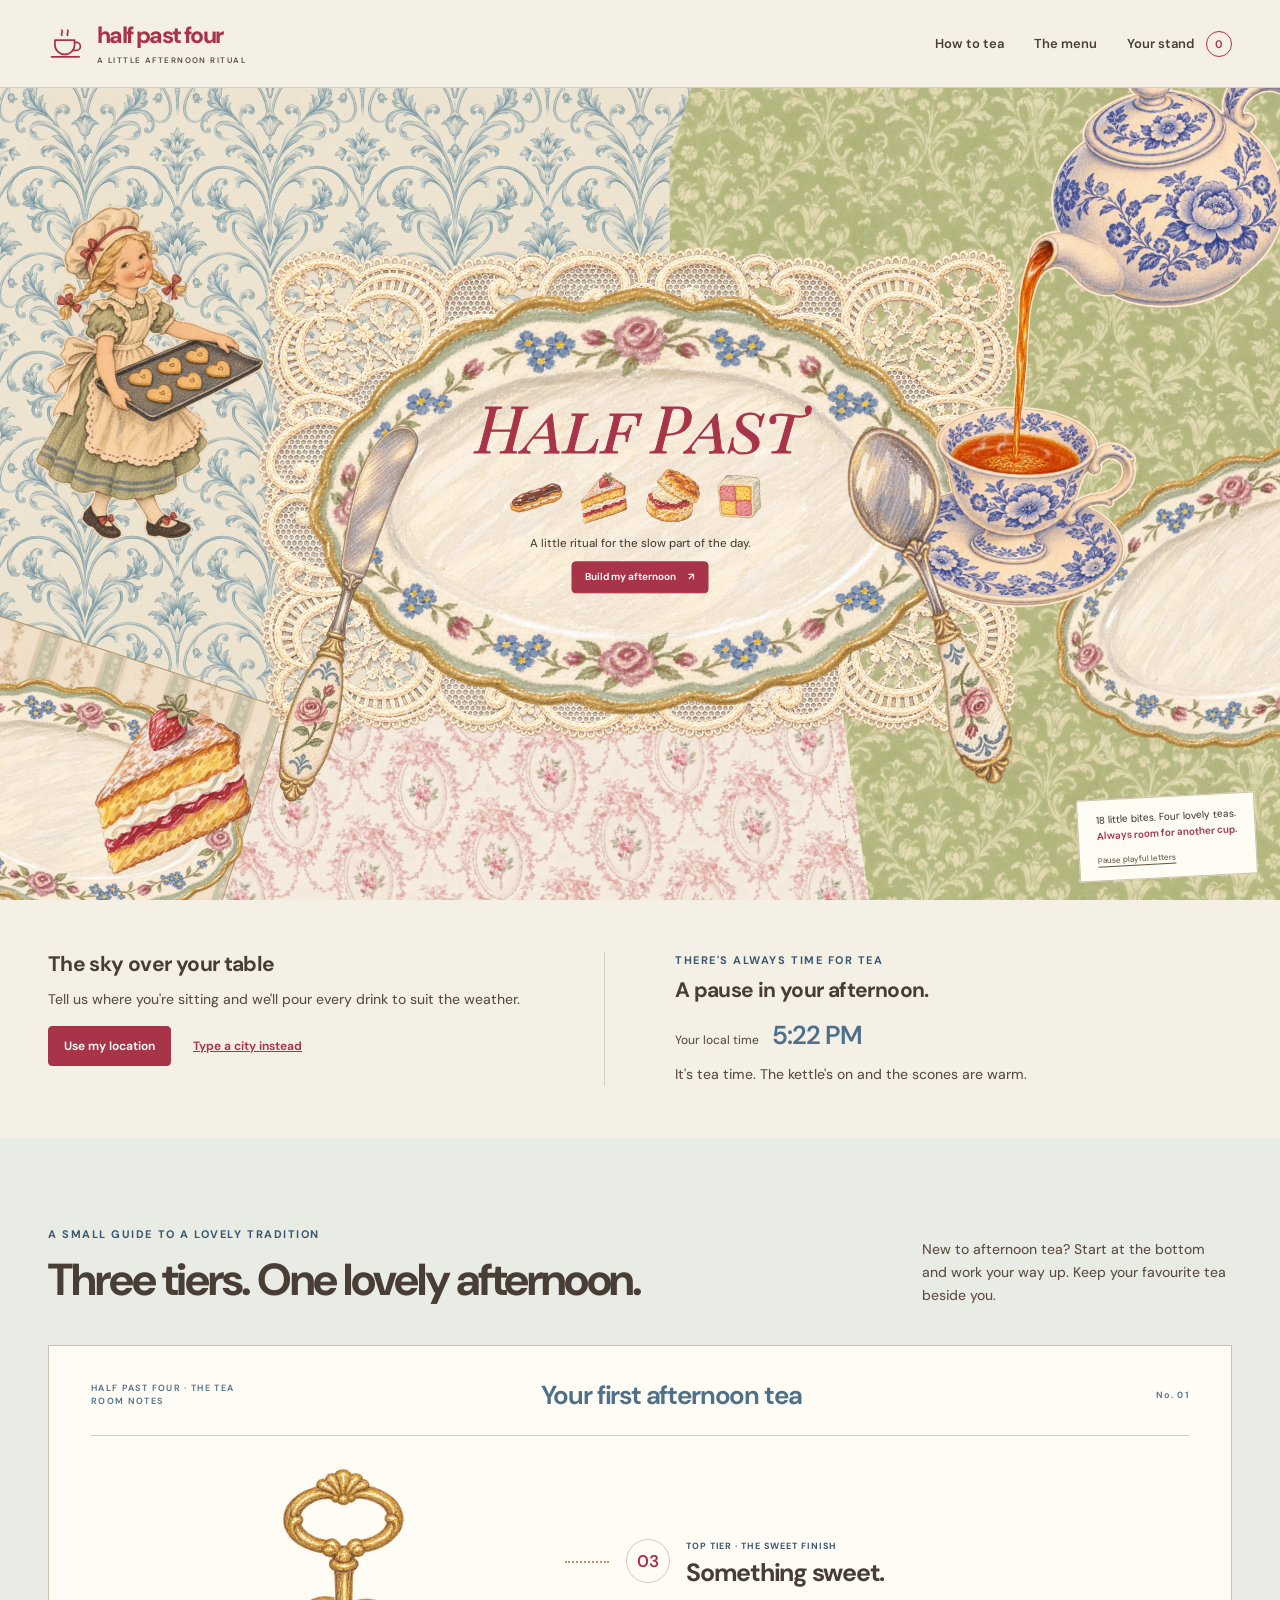
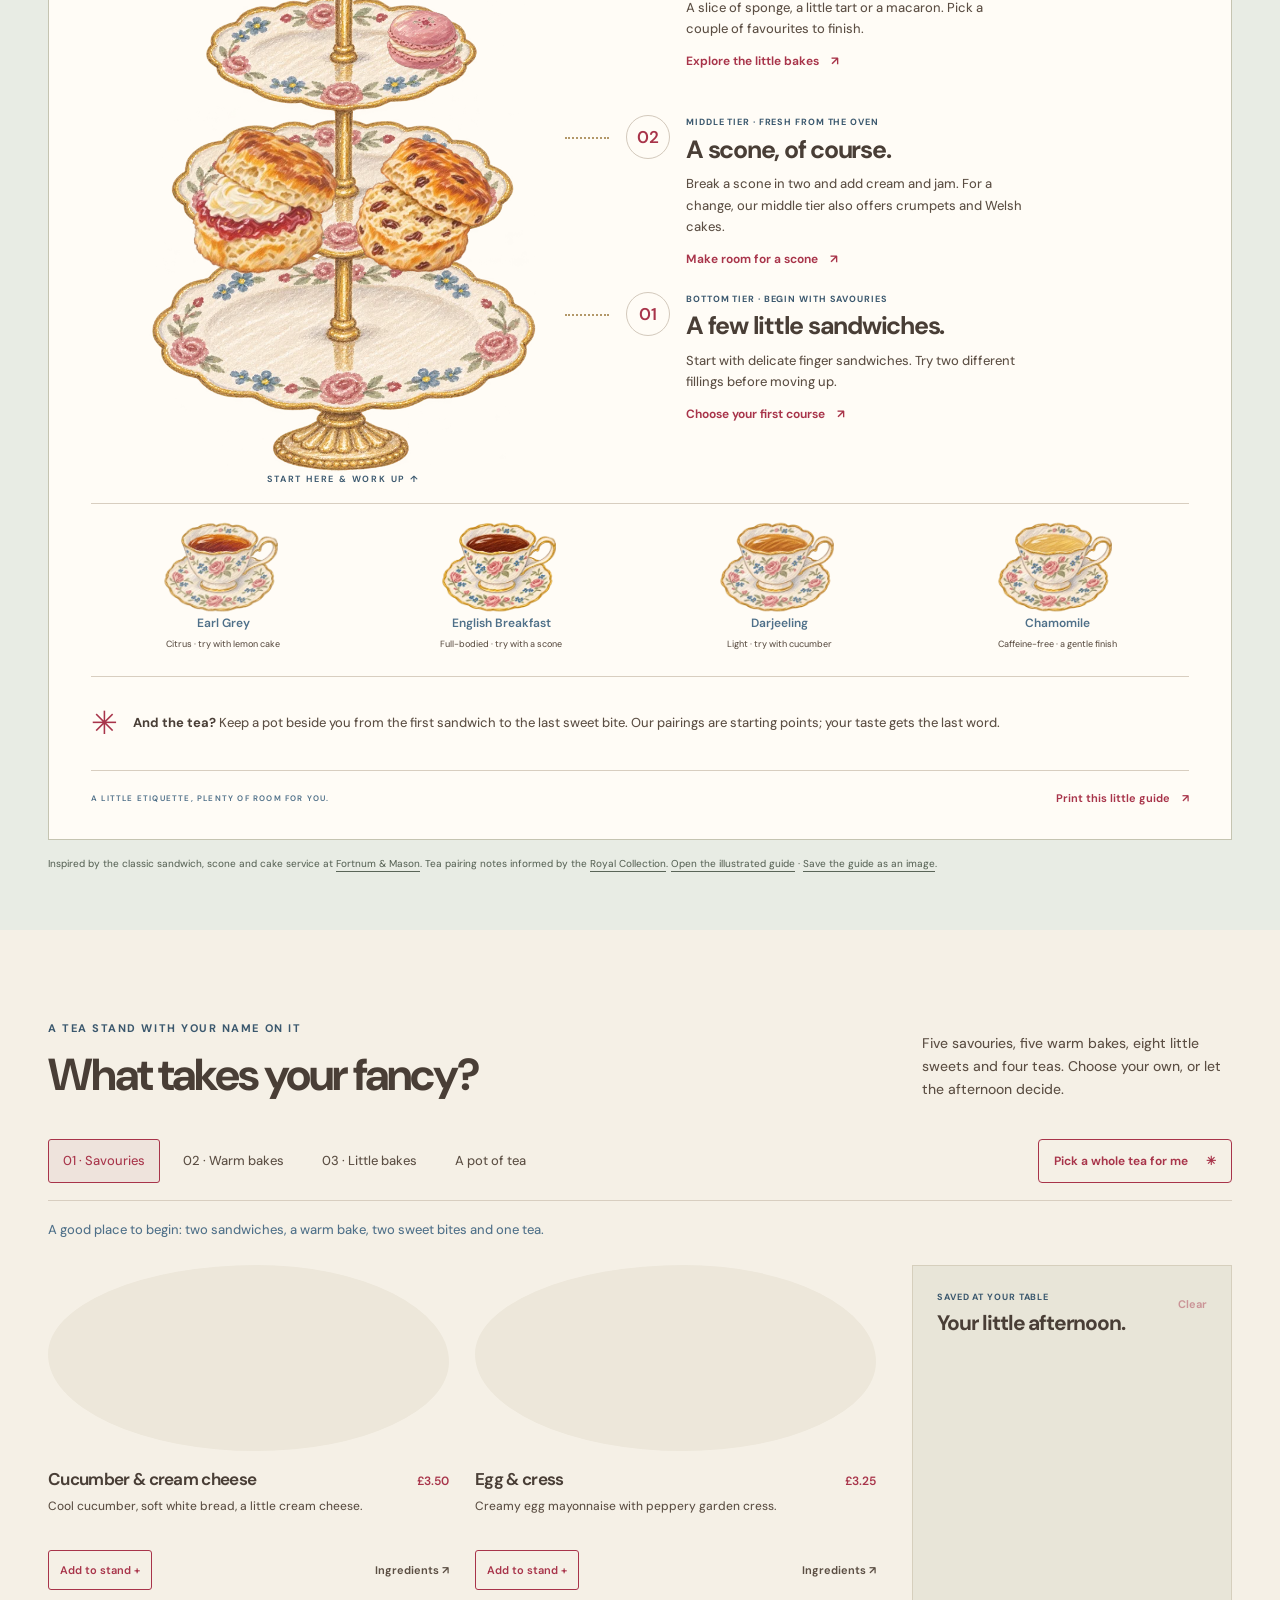
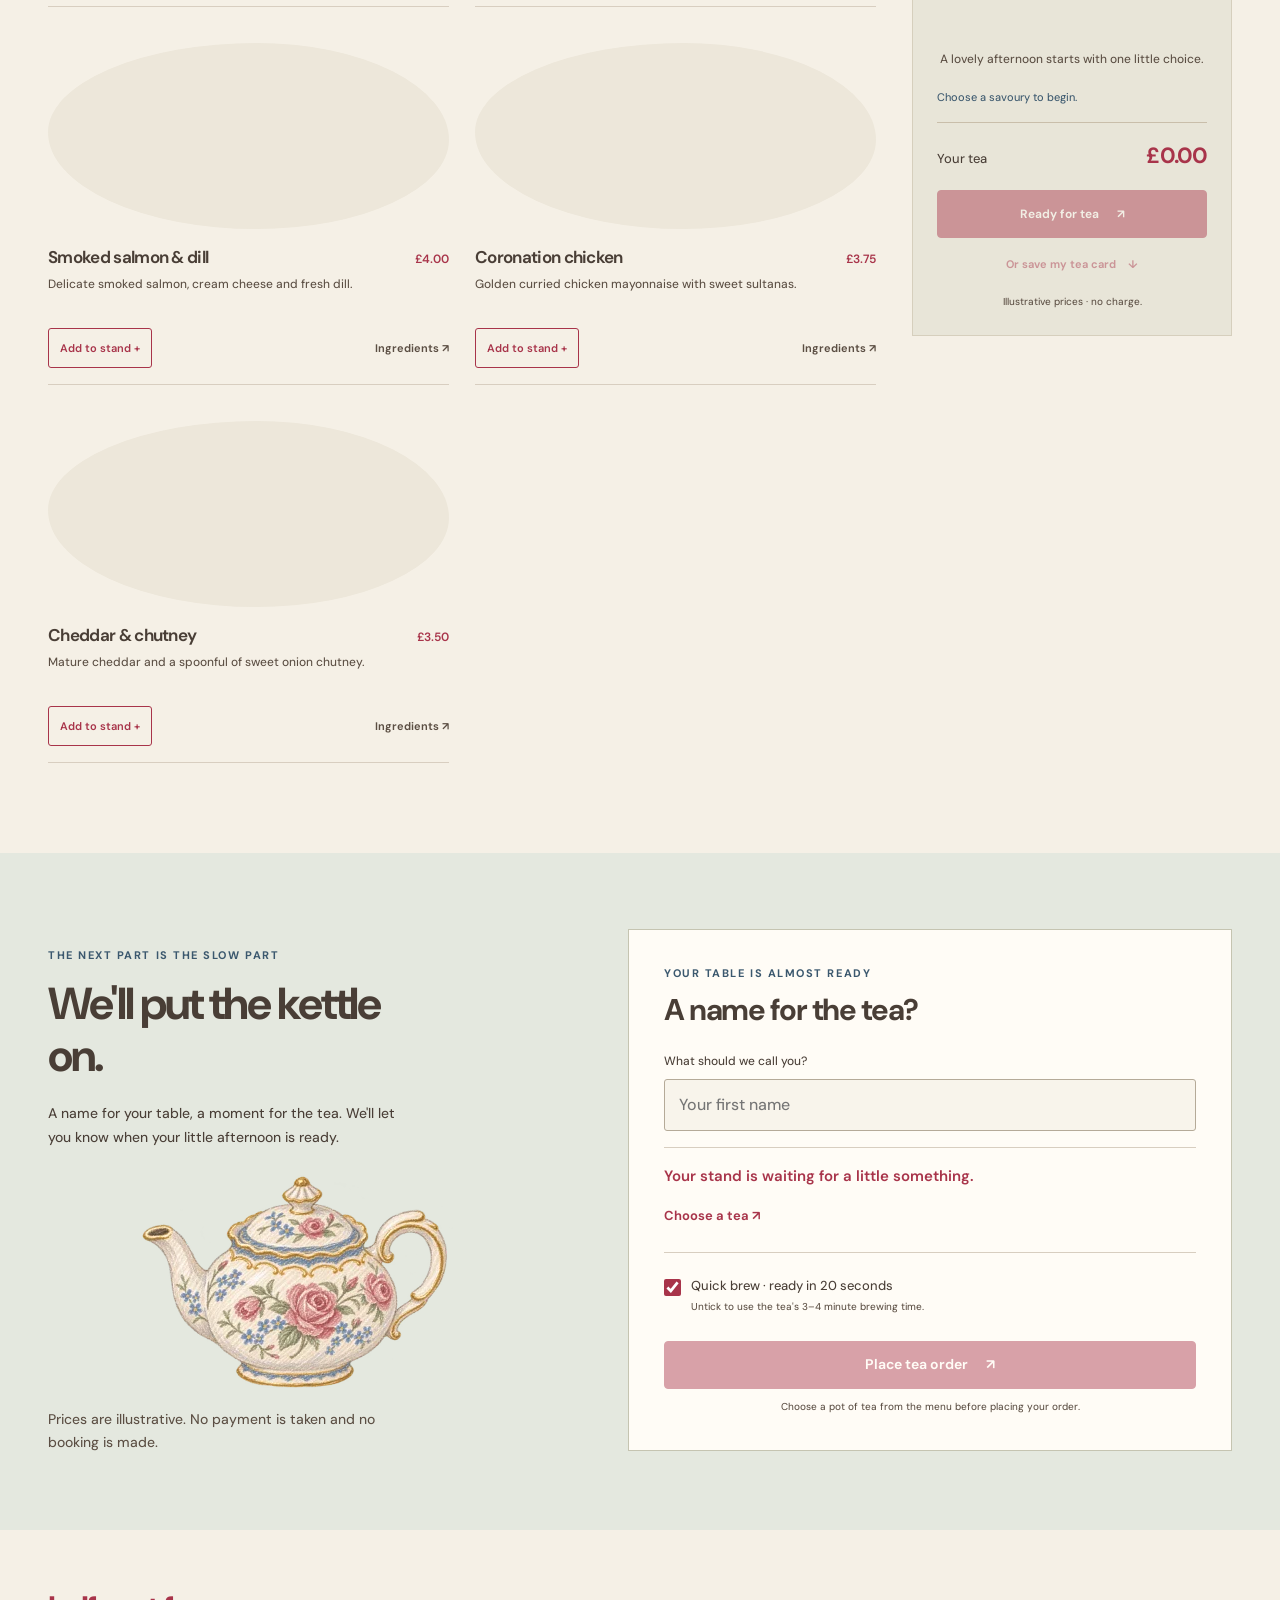
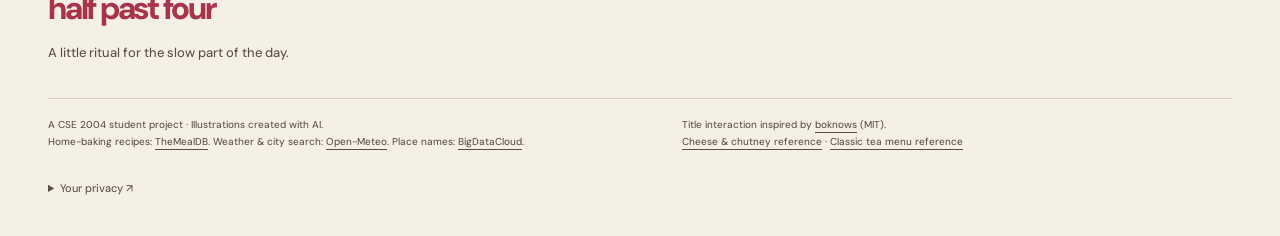
<file: index.html>
<!doctype html>
<html lang="en" data-type="place">
  <head>
    <meta charset="utf-8" />
    <meta name="viewport" content="width=device-width, initial-scale=1" />
    <meta
      name="description"
      content="A little ritual for the slow part of the day. Learn the three courses of British afternoon tea, then build a stand of your own."
    />
    <meta name="page-type" content="place" />
    <meta name="site-kind" content="other" />
    <meta name="page-kind" content="place" />
    <title>Half Past Four</title>
    <link rel="icon" href="assets/favicon.svg" type="image/svg+xml" />
    <link rel="preconnect" href="https://fonts.googleapis.com" />
    <link rel="preconnect" href="https://fonts.gstatic.com" crossorigin />
    <link
      rel="stylesheet"
      href="https://fonts.googleapis.com/css2?family=DM+Sans:wght@400;450;500;600;650;700;800;900&family=Playfair+Display+SC:ital@1&display=swap"
    />
    <link rel="preload" as="image" href="assets/cover/floral-plate.webp" />
    <link rel="stylesheet" href="css/tea-room.css" />
    <link rel="stylesheet" href="css/order.css" />
    <link rel="stylesheet" href="css/cover.css" />
    <script src="https://cdnjs.cloudflare.com/ajax/libs/gsap/3.12.5/gsap.min.js" defer></script>
    <script src="js/api.js" defer></script>
    <script src="js/menu-data.js" defer></script>
    <script src="js/title-letters.js" defer></script>
    <script src="js/weather.js" defer></script>
    <script src="js/tea-clock.js" defer></script>
    <script src="js/motion.js" defer></script>
    <script src="js/menu.js" defer></script>
    <script src="js/order.js" defer></script>
    <script src="js/cover-motion.js" defer></script>
  </head>
  <body>
    <a class="skip-link" href="#main">Skip to content</a>
    <svg class="icon-sprite" aria-hidden="true" focusable="false">
      <symbol id="icon-teacup" viewBox="0 0 32 32">
        <path d="M6 13h17v4a8.5 8.5 0 0 1-17 0z" />
        <path d="M23 15h1.5a3.5 3.5 0 0 1 0 7H22" />
        <path d="M3 27.5h24" />
        <path d="M12 9c-1.5-1.6 1.5-2.6 0-4.5M17 9c-1.5-1.6 1.5-2.6 0-4.5" />
      </symbol>
      <symbol id="icon-sun" viewBox="0 0 24 24">
        <circle cx="12" cy="12" r="4" />
        <path
          d="M12 2.5v2.5M12 19v2.5M2.5 12H5M19 12h2.5M5.3 5.3l1.8 1.8M16.9 16.9l1.8 1.8M5.3 18.7l1.8-1.8M16.9 7.1l1.8-1.8"
        />
      </symbol>
      <symbol id="icon-moon" viewBox="0 0 24 24">
        <path d="M19.5 14.5A7.5 7.5 0 0 1 9.5 4.5a7.5 7.5 0 1 0 10 10z" />
      </symbol>
      <symbol id="icon-partly" viewBox="0 0 24 24">
        <path d="M8.5 3.5v1.5M3.5 8.5H5M4.9 4.9l1 1M12.1 4.9l-1 1" />
        <path d="M5.6 11.2a3.5 3.5 0 0 1 6.2-3.4" />
        <path d="M8 19.5h9.5a3.5 3.5 0 0 0 .4-7 5 5 0 0 0-9.6 1.1A3 3 0 0 0 8 19.5z" />
      </symbol>
      <symbol id="icon-cloud" viewBox="0 0 24 24">
        <path d="M7 18.5h10.5a4 4 0 0 0 .5-8 6 6 0 0 0-11.6 1.2A3.5 3.5 0 0 0 7 18.5z" />
      </symbol>
      <symbol id="icon-rain" viewBox="0 0 24 24">
        <path d="M7 14.5h10.5a4 4 0 0 0 .5-8 6 6 0 0 0-11.6 1.2A3.5 3.5 0 0 0 7 14.5z" />
        <path d="M8.5 17.5l-1 2.5M12.5 17.5l-1 2.5M16.5 17.5l-1 2.5" />
      </symbol>
      <symbol id="icon-snow" viewBox="0 0 24 24">
        <path d="M7 14.5h10.5a4 4 0 0 0 .5-8 6 6 0 0 0-11.6 1.2A3.5 3.5 0 0 0 7 14.5z" />
        <path d="M8 18.5h.01M12 20h.01M16 18.5h.01M10 21.5h.01M14 21.5h.01" />
      </symbol>
      <symbol id="icon-fog" viewBox="0 0 24 24">
        <path d="M4 9h16M6 13h13M4 17h14M8 21h9" />
      </symbol>
      <symbol id="icon-storm" viewBox="0 0 24 24">
        <path d="M7 14.5h10.5a4 4 0 0 0 .5-8 6 6 0 0 0-11.6 1.2A3.5 3.5 0 0 0 7 14.5z" />
        <path d="M12.5 15.5l-2 3.5h3l-2 3.5" />
      </symbol>
    </svg>
    <header class="site-header">
      <a class="brand" href="#top"
        ><svg class="brand-mark" aria-hidden="true"><use href="#icon-teacup" /></svg
        ><span>half past four<span class="brand-sub">A LITTLE AFTERNOON RITUAL</span></span></a
      >
      <p class="header-weather" id="header-weather" hidden>
        <svg class="header-weather-icon" aria-hidden="true"><use href="#icon-cloud" /></svg
        ><span class="header-weather-text"></span>
      </p>
      <nav class="site-nav" aria-label="Main">
        <ul>
          <li><a href="#tea-guide">How to tea</a></li>
          <li><a href="#menu">The menu</a></li>
          <li>
            <a class="nav-stand" href="#your-stand">Your stand <span id="stand-count">0</span></a>
          </li>
        </ul>
      </nav>
    </header>
    <main id="main">
      <section class="collage-hero lace-hero" id="top" aria-labelledby="hero-title">
        <div class="collage-paper collage-blue" aria-hidden="true"></div>
        <div class="collage-paper collage-green" aria-hidden="true"></div>
        <div class="collage-paper collage-rose" aria-hidden="true"></div>
        <div class="collage-paper collage-blue-corner" aria-hidden="true"></div>
        <div class="collage-cutout baker-scrap" aria-hidden="true">
          <img src="assets/cover/storybook-baker.webp" alt="" width="640" height="960" />
        </div>
        <div class="collage-cutout plate-scrap" aria-hidden="true">
          <img src="assets/art/empty-plate.webp" alt="" width="480" height="320" />
        </div>
        <div class="collage-cutout china-scrap" aria-hidden="true">
          <img src="assets/art/empty-plate.webp" alt="" width="480" height="320" />
        </div>
        <div class="lace-arrangement">
          <div class="lace-setting-art">
            <img
              class="lace-underlay"
              src="assets/cover/ivory-lace.webp"
              alt=""
              width="1536"
              height="1024"
            />
            <div class="ceramic-plate">
              <img
                class="central-plate-art"
                src="assets/cover/floral-plate.webp"
                alt=""
                width="1536"
                height="1024"
              />
              <div class="plate-copy">
                <h1 class="hero-title" id="hero-title" aria-label="Half Past Four">
                  <span class="title-letters" data-title-letters aria-hidden="true"
                    >Half Past Four</span
                  >
                </h1>
                <p class="tagline">A little ritual for the slow part of the day.</p>
                <a class="btn btn-primary" href="#menu"
                  >Build my afternoon <span aria-hidden="true">↗</span></a
                >
              </div>
            </div>
          </div>
        </div>
        <div class="lace-cutlery" aria-hidden="true">
          <img
            class="table-knife"
            src="assets/cover/dessert-knife.webp"
            alt=""
            width="480"
            height="720"
          />
          <img class="table-spoon" src="assets/art/teaspoon.webp" alt="" width="320" height="480" />
        </div>
        <div class="collage-cutout pour-scrap" aria-hidden="true">
          <img src="assets/cover/blue-china-pour.webp" alt="" width="1000" height="1500" />
        </div>
        <div class="collage-cutout cake-scrap" aria-hidden="true">
          <img src="assets/art/victoria-sponge.webp" alt="" width="480" height="480" />
        </div>
        <aside class="collage-note">
          <p>
            18 little bites. Four lovely teas.<br /><strong>Always room for another cup.</strong>
          </p>
          <button class="motion-toggle" id="toggle-title-motion" type="button" aria-pressed="false">
            Pause playful letters
          </button>
        </aside>
      </section>
      <section class="table-notes wrap" aria-label="A note from the tea room">
        <article class="note-card weather-card" id="weather-card" aria-labelledby="weather-heading">
          <h2 class="card-label" id="weather-heading">The sky over your table</h2>

          <div class="weather-body" id="weather-body" aria-live="polite">
            <p class="weather-message">
              Tell us where you're sitting and we'll pour every drink to suit the weather.
            </p>
          </div>

          <div class="weather-actions" id="weather-actions">
            <button class="btn btn-primary" type="button" id="locate-button">
              Use my location
            </button>
            <button
              class="btn btn-link"
              type="button"
              id="city-toggle"
              aria-expanded="false"
              aria-controls="city-form"
            >
              Type a city instead
            </button>
          </div>

          <form class="city-form" id="city-form" novalidate hidden>
            <label class="city-label" for="city-input">Which city are you in?</label>
            <div class="city-row">
              <input
                class="city-input"
                id="city-input"
                name="city"
                type="text"
                placeholder="London"
                autocomplete="address-level2"
                aria-describedby="city-error"
              />
              <button class="btn btn-primary" type="submit">Look outside</button>
            </div>
            <p class="form-error" id="city-error"></p>
          </form>
        </article>
        <article class="clock-card" aria-labelledby="clock-heading">
          <p class="eyebrow">THERE'S ALWAYS TIME FOR TEA</p>
          <h2 class="card-label" id="clock-heading">A pause in your afternoon.</h2>
          <p class="clock-now">Your local time <time id="clock-time">--:--</time></p>
          <p class="clock-message" id="clock-message">Checking the kitchen clock…</p>
        </article>
      </section>
      <section class="tea-guide" id="tea-guide" aria-labelledby="guide-heading">
        <div class="wrap">
          <div class="section-heading">
            <div>
              <p class="eyebrow">A SMALL GUIDE TO A LOVELY TRADITION</p>
              <h2 id="guide-heading">Three tiers. One lovely afternoon.</h2>
            </div>
            <p>
              New to afternoon tea? Start at the bottom and work your way up. Keep your favourite
              tea beside you.
            </p>
          </div>
          <div class="guide-paper" id="guide-paper">
            <div class="guide-heading">
              <span>HALF PAST FOUR · THE TEA ROOM NOTES</span>
              <p>Your first afternoon tea</p>
              <span class="guide-number">No. 01</span>
            </div>
            <div class="guide-diagram">
              <div class="guide-stand" aria-hidden="true">
                <img
                  class="stand-base"
                  src="assets/art/three-tier-stand.webp"
                  alt=""
                  width="683"
                  height="1024"
                  loading="lazy"
                  srcset="
                    assets/art/three-tier-stand-200.webp 200w,
                    assets/art/three-tier-stand-400.webp 400w,
                    assets/art/three-tier-stand.webp     683w
                  "
                  sizes="(max-width: 560px) 230px, (max-width: 800px) 280px, 404px"
                />
                <img
                  class="tier-food guide-cake"
                  src="assets/art/victoria-sponge.webp"
                  alt=""
                  width="480"
                  height="480"
                  loading="lazy"
                  srcset="
                    assets/art/victoria-sponge-200.webp 200w,
                    assets/art/victoria-sponge-320.webp 320w,
                    assets/art/victoria-sponge.webp     480w
                  "
                  sizes="(max-width: 560px) 140px, 200px"
                />
                <img
                  class="tier-food guide-macaron"
                  src="assets/art/rose-macaron.webp"
                  alt=""
                  width="480"
                  height="320"
                  loading="lazy"
                  srcset="
                    assets/art/rose-macaron-200.webp 200w,
                    assets/art/rose-macaron-320.webp 320w,
                    assets/art/rose-macaron.webp     480w
                  "
                  sizes="(max-width: 560px) 58px, 105px"
                />
                <img
                  class="tier-food guide-scone"
                  src="assets/art/scone.webp"
                  alt=""
                  width="480"
                  height="480"
                  loading="lazy"
                  srcset="
                    assets/art/scone-200.webp 200w,
                    assets/art/scone-320.webp 320w,
                    assets/art/scone.webp     480w
                  "
                  sizes="(max-width: 560px) 140px, 200px"
                />
                <img
                  class="tier-food guide-scone-two"
                  src="assets/art/fruit-scone.webp"
                  alt=""
                  width="480"
                  height="480"
                  loading="lazy"
                  srcset="
                    assets/art/fruit-scone-200.webp 200w,
                    assets/art/fruit-scone-320.webp 320w,
                    assets/art/fruit-scone.webp     480w
                  "
                  sizes="(max-width: 560px) 140px, 200px"
                />
                <img
                  class="tier-food guide-sandwich"
                  src="assets/art/finger-sandwich.webp"
                  alt=""
                  width="480"
                  height="320"
                  loading="lazy"
                  srcset="
                    assets/art/finger-sandwich-200.webp 200w,
                    assets/art/finger-sandwich-320.webp 320w,
                    assets/art/finger-sandwich.webp     480w
                  "
                  sizes="(max-width: 560px) 140px, 200px"
                />
                <img
                  class="tier-food guide-egg"
                  src="assets/art/egg-cress-sandwich.webp"
                  alt=""
                  width="480"
                  height="320"
                  loading="lazy"
                  srcset="
                    assets/art/egg-cress-sandwich-200.webp 200w,
                    assets/art/egg-cress-sandwich-320.webp 320w,
                    assets/art/egg-cress-sandwich.webp     480w
                  "
                  sizes="(max-width: 560px) 140px, 200px"
                />
                <span class="stand-direction">START HERE & WORK UP ↑</span>
              </div>
              <div class="guide-courses">
                <article class="course-note course-third">
                  <span class="course-number">03</span>
                  <div>
                    <p class="eyebrow">TOP TIER · THE SWEET FINISH</p>
                    <h3>Something sweet.</h3>
                    <p>
                      A slice of sponge, a little tart or a macaron. Pick a couple of favourites to
                      finish.
                    </p>
                    <button class="text-button" type="button" data-show-course="sweet">
                      Explore the little bakes <span aria-hidden="true">↗</span>
                    </button>
                  </div>
                </article>
                <article class="course-note course-second">
                  <span class="course-number">02</span>
                  <div>
                    <p class="eyebrow">MIDDLE TIER · FRESH FROM THE OVEN</p>
                    <h3>A scone, of course.</h3>
                    <p>
                      Break a scone in two and add cream and jam. For a change, our middle tier also
                      offers crumpets and Welsh cakes.
                    </p>
                    <button class="text-button" type="button" data-show-course="scones">
                      Make room for a scone <span aria-hidden="true">↗</span>
                    </button>
                  </div>
                </article>
                <article class="course-note course-first">
                  <span class="course-number">01</span>
                  <div>
                    <p class="eyebrow">BOTTOM TIER · BEGIN WITH SAVOURIES</p>
                    <h3>A few little sandwiches.</h3>
                    <p>
                      Start with delicate finger sandwiches. Try two different fillings before
                      moving up.
                    </p>
                    <button class="text-button" type="button" data-show-course="savoury">
                      Choose your first course <span aria-hidden="true">↗</span>
                    </button>
                  </div>
                </article>
              </div>
            </div>
            <div class="guide-tea-options" role="group" aria-label="Four teas to try">
              <figure>
                <img
                  src="assets/art/teacup.webp"
                  alt="A floral cup of amber Earl Grey tea"
                  width="480"
                  height="320"
                  loading="lazy"
                  srcset="
                    assets/art/teacup-200.webp 200w,
                    assets/art/teacup-320.webp 320w,
                    assets/art/teacup.webp     480w
                  "
                  sizes="(max-width: 560px) 140px, (max-width: 800px) 160px, 270px"
                />
                <figcaption>Earl Grey<span>Citrus · try with lemon cake</span></figcaption>
              </figure>
              <figure>
                <img
                  src="assets/art/english-breakfast.webp"
                  alt="A floral cup of dark English Breakfast tea"
                  width="480"
                  height="320"
                  loading="lazy"
                  srcset="
                    assets/art/english-breakfast-200.webp 200w,
                    assets/art/english-breakfast-320.webp 320w,
                    assets/art/english-breakfast.webp     480w
                  "
                  sizes="(max-width: 560px) 140px, (max-width: 800px) 160px, 270px"
                />
                <figcaption>
                  English Breakfast<span>Full-bodied · try with a scone</span>
                </figcaption>
              </figure>
              <figure>
                <img
                  src="assets/art/darjeeling.webp"
                  alt="A floral cup of golden Darjeeling tea"
                  width="480"
                  height="320"
                  loading="lazy"
                  srcset="
                    assets/art/darjeeling-200.webp 200w,
                    assets/art/darjeeling-320.webp 320w,
                    assets/art/darjeeling.webp     480w
                  "
                  sizes="(max-width: 560px) 140px, (max-width: 800px) 160px, 270px"
                />
                <figcaption>Darjeeling<span>Light · try with cucumber</span></figcaption>
              </figure>
              <figure>
                <img
                  src="assets/art/chamomile.webp"
                  alt="A floral cup of honey-coloured chamomile infusion"
                  width="480"
                  height="320"
                  loading="lazy"
                  srcset="
                    assets/art/chamomile-200.webp 200w,
                    assets/art/chamomile-320.webp 320w,
                    assets/art/chamomile.webp     480w
                  "
                  sizes="(max-width: 560px) 140px, (max-width: 800px) 160px, 270px"
                />
                <figcaption>Chamomile<span>Caffeine-free · a gentle finish</span></figcaption>
              </figure>
            </div>
            <div class="guide-tea-note">
              <span aria-hidden="true">✳</span>
              <p>
                <strong>And the tea?</strong> Keep a pot beside you from the first sandwich to the
                last sweet bite. Our pairings are starting points; your taste gets the last word.
              </p>
            </div>
            <div class="guide-bottom">
              <span>A LITTLE ETIQUETTE, PLENTY OF ROOM FOR YOU.</span
              ><button class="text-button" id="print-guide" type="button">
                Print this little guide <span aria-hidden="true">↗</span>
              </button>
            </div>
          </div>
          <p class="source-note">
            Inspired by the classic sandwich, scone and cake service at
            <a href="https://www.fortnumandmason.com/afternoon-tea">Fortnum & Mason</a>. Tea pairing
            notes informed by the
            <a href="https://www.royalcollectionshop.co.uk/inspiration-tea-pairings"
              >Royal Collection</a
            >. <a href="guide.html">Open the illustrated guide</a> ·
            <a href="assets/afternoon-tea-guide.png" download>Save the guide as an image</a>.
          </p>
        </div>
      </section>
      <section class="menu-section wrap" id="menu" aria-labelledby="menu-heading">
        <div class="section-heading">
          <div>
            <p class="eyebrow">A TEA STAND WITH YOUR NAME ON IT</p>
            <h2 id="menu-heading">What takes your fancy?</h2>
          </div>
          <p>
            Five savouries, five warm bakes, eight little sweets and four teas. Choose your own, or
            let the afternoon decide.
          </p>
        </div>
        <div class="menu-tools">
          <div class="menu-filters" role="group" aria-label="Browse menu courses">
            <button type="button" data-course="savoury" aria-pressed="true">01 · Savouries</button
            ><button type="button" data-course="scones" aria-pressed="false">02 · Warm bakes</button
            ><button type="button" data-course="sweet" aria-pressed="false">
              03 · Little bakes</button
            ><button type="button" data-course="tea" aria-pressed="false">A pot of tea</button>
          </div>
          <button class="btn btn-outline" type="button" id="surprise-me">
            Pick a whole tea for me <span aria-hidden="true">✳</span>
          </button>
        </div>
        <p class="pairing-note" id="pairing-note" aria-live="polite">
          A good place to begin: two sandwiches, a warm bake, two sweet bites and one tea.
        </p>
        <div class="menu-layout">
          <div>
            <h3 class="visually-hidden" id="course-heading">First course · Savouries</h3>
            <div class="menu-grid" id="menu-grid" aria-labelledby="course-heading"></div>
            <noscript
              ><p>
                Please enable JavaScript to browse and build your tea stand. The guide above is
                ready to read.
              </p></noscript
            >
          </div>
          <aside class="your-stand" id="your-stand" aria-labelledby="stand-heading">
            <div class="stand-title">
              <div>
                <p class="eyebrow">SAVED AT YOUR TABLE</p>
                <h3 id="stand-heading">Your little afternoon.</h3>
              </div>
              <button class="text-button" id="clear-stand" type="button" disabled>Clear</button>
            </div>
            <div class="mini-stand" aria-hidden="true">
              <img
                class="mini-stand-base"
                src="assets/art/three-tier-stand.webp"
                alt=""
                width="683"
                height="1024"
                loading="lazy"
                srcset="
                  assets/art/three-tier-stand-200.webp 200w,
                  assets/art/three-tier-stand-400.webp 400w,
                  assets/art/three-tier-stand.webp     683w
                "
                sizes="190px"
              />
              <div class="mini-tier mini-sweet" data-tray="sweet"></div>
              <div class="mini-tier mini-scones" data-tray="scones"></div>
              <div class="mini-tier mini-savoury" data-tray="savoury"></div>
              <div class="mini-tea" data-tray="tea"></div>
            </div>
            <p class="stand-empty" id="stand-empty">
              A lovely afternoon starts with one little choice.
            </p>
            <ul class="stand-list" id="stand-list"></ul>
            <p class="stand-hint" id="stand-hint" aria-live="polite">Choose a savoury to begin.</p>
            <p class="stand-total"><span>Your tea</span><strong id="stand-total">£0.00</strong></p>
            <button class="btn btn-primary save-tea" id="checkout-stand" type="button" disabled>
              Ready for tea <span aria-hidden="true">↗</span>
            </button>
            <button class="text-button save-tea-card" id="save-tea" type="button" disabled>
              Or save my tea card <span aria-hidden="true">↓</span>
            </button>
            <p class="stand-disclaimer">Illustrative prices · no charge.</p>
          </aside>
        </div>
      </section>
      <section class="checkout-section" id="tea-order" aria-labelledby="order-heading">
        <div class="wrap checkout-layout">
          <div class="checkout-intro">
            <p class="eyebrow">THE NEXT PART IS THE SLOW PART</p>
            <h2 id="order-heading">We'll put the kettle on.</h2>
            <p>
              A name for your table, a moment for the tea. We'll let you know when your little
              afternoon is ready.
            </p>
            <img
              src="assets/art/teapot.webp"
              alt="Hand-drawn floral porcelain teapot with a golden handle"
              width="480"
              height="320"
              loading="lazy"
              srcset="
                assets/art/teapot-200.webp 200w,
                assets/art/teapot-320.webp 320w,
                assets/art/teapot.webp     480w
              "
              sizes="(max-width: 560px) 220px, 320px"
            />
            <p class="order-note">
              Prices are illustrative. No payment is taken and no booking is made.
            </p>
          </div>
          <div class="order-card">
            <p id="order-storage-note" class="form-error" hidden>
              This browser cannot remember your order. Keep this tab open and download your receipt
              when ready.
            </p>
            <form id="order-form" novalidate>
              <p class="eyebrow">YOUR TABLE IS ALMOST READY</p>
              <h3>A name for the tea?</h3>
              <p id="returning-guest" class="returning-guest" hidden></p>
              <label for="guest-name">What should we call you?</label
              ><input
                id="guest-name"
                name="name"
                type="text"
                maxlength="40"
                autocomplete="given-name"
                placeholder="Your first name"
                aria-describedby="name-error"
                required
              />
              <p id="name-error" class="form-error" aria-live="polite"></p>
              <div id="order-preview" class="order-preview"></div>
              <label class="check-option"
                ><input id="quick-brew" type="checkbox" checked /><span
                  >Quick brew · ready in 20 seconds<span
                    >Untick to use the tea's 3–4 minute brewing time.</span
                  ></span
                ></label
              >
              <button class="btn btn-primary" id="place-order" type="submit" disabled>
                Place tea order <span aria-hidden="true">↗</span>
              </button>
              <p class="form-footnote" id="order-empty-hint">
                Choose something from the menu to start.
              </p>
            </form>
            <div id="order-progress" hidden>
              <p class="eyebrow" id="order-stage">A MOMENT FOR THE TEA</p>
              <h3 id="order-status-heading" tabindex="-1">Your tea is brewing.</h3>
              <p id="order-status" role="status"></p>
              <div class="brew-clock" id="brew-clock">
                <span class="visually-hidden">Time left:</span> <span id="brew-time">0:20</span
                ><span>good things take a little time</span
                ><progress
                  id="brew-progress"
                  max="100"
                  value="0"
                  aria-label="Brewing progress"
                ></progress>
              </div>
              <div class="order-reminders" id="order-reminders">
                <button class="text-button" id="enable-notification" type="button">
                  Notify me when it's ready <span aria-hidden="true">↗</span>
                </button>
                <p id="notification-help" role="status">
                  The page will show a ready message either way. Keep this tab open.
                </p>
              </div>
              <article
                class="tea-receipt"
                id="tea-receipt"
                aria-labelledby="receipt-heading"
                hidden
              >
                <p class="eyebrow">HALF PAST FOUR · YOUR TEA ROOM RECEIPT</p>
                <h4 id="receipt-heading">An afternoon, well spent.</h4>
                <p id="receipt-guest"></p>
                <p id="receipt-meta"></p>
                <ul id="receipt-items"></ul>
                <p class="receipt-total"><span>Total</span><strong id="receipt-total"></strong></p>
                <p class="receipt-note">
                  No charge · no restaurant order submitted.<br />Thank you for spending a little
                  afternoon with us.
                </p>
              </article>
              <div class="receipt-actions" id="receipt-actions" hidden>
                <button class="btn btn-primary" id="download-receipt" type="button">
                  Keep my receipt <span aria-hidden="true">↓</span></button
                ><button class="text-button" id="another-tea" type="button">
                  Another little afternoon ↗
                </button>
              </div>
              <button class="text-button" id="cancel-order" type="button">Cancel this order</button>
            </div>
          </div>
        </div>
      </section>
    </main>
    <footer class="site-footer wrap">
      <a class="footer-brand" href="#top">half past four</a>
      <p>A little ritual for the slow part of the day.</p>
      <div class="footer-details">
        <p>
          A CSE 2004 student project · Illustrations created with AI.<br />Home-baking recipes:
          <a href="https://www.themealdb.com/">TheMealDB</a>. Weather &amp; city search:
          <a href="https://open-meteo.com/">Open-Meteo</a>. Place names:
          <a href="https://www.bigdatacloud.com/">BigDataCloud</a>.
        </p>
        <p>
          Title interaction inspired by
          <a href="https://github.com/boknowsworld/boknows-text-image-template">boknows</a>
          (MIT).<br /><a
            href="https://www.sainsburys.co.uk/gol-ui/recipes/ploughmans-cheese-and-chutney-sandwiches"
            >Cheese & chutney reference</a
          >
          ·
          <a
            href="https://www.fortnumandmason.com/media/fortnums/blogpost/pdf/T5_Food_Menu_Autumn_20241022V001_WEB.pdf"
            >Classic tea menu reference</a
          >
        </p>
      </div>
      <details class="api-notes">
        <summary>Your privacy ↗</summary>
        <p>
          Sharing your location and turning on notifications are both optional. Prefer not to? Type
          your city instead, and we'll show the ready message right here on the page.
        </p>
        <p>
          Your name, stand and order stay in this browser. To look up your weather, only your
          coordinates or city are shared with Open-Meteo and BigDataCloud.
        </p>
      </details>
    </footer>
    <dialog class="recipe-dialog" id="recipe-dialog" aria-labelledby="recipe-heading">
      <button
        class="dialog-close"
        id="close-recipe"
        type="button"
        aria-label="Close recipe details"
      >
        ×
      </button>
      <p class="eyebrow">A CLOSER LOOK</p>
      <h2 id="recipe-heading"></h2>
      <div id="recipe-body" aria-live="polite"></div>
    </dialog>
    <p class="toast" id="toast" role="status" hidden></p>
  </body>
</html>
</file>
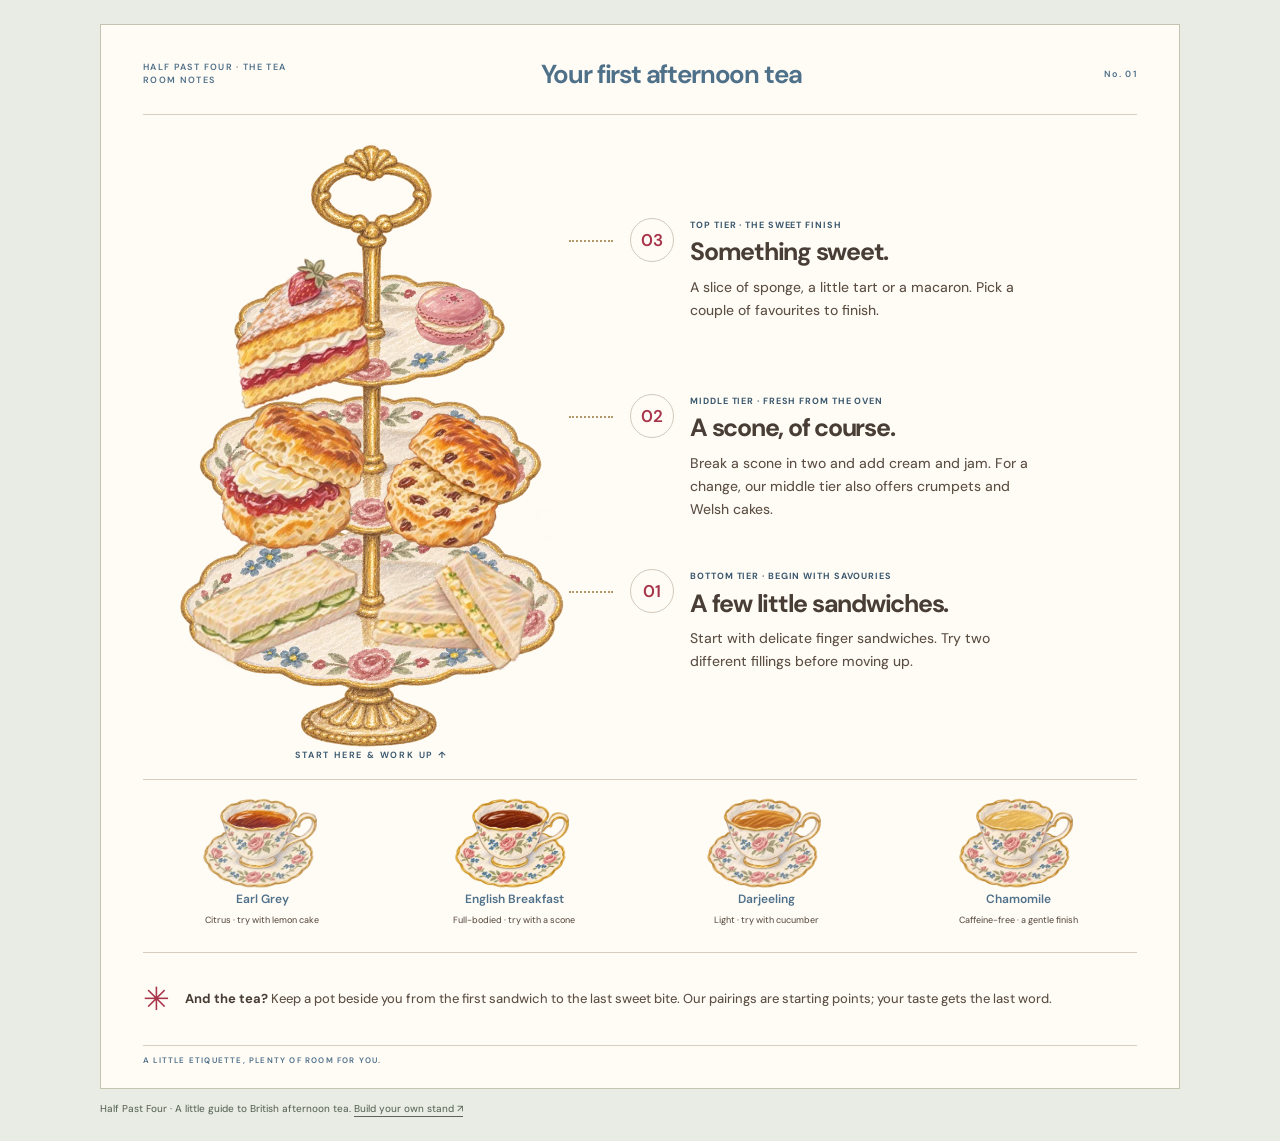
<file: guide.html>
<!doctype html>
<html lang="en">
  <head>
    <meta charset="utf-8" />
    <meta name="viewport" content="width=device-width, initial-scale=1" />
    <title>Your first afternoon tea · Half Past Four</title>
    <link
      rel="stylesheet"
      href="https://fonts.googleapis.com/css2?family=DM+Sans:wght@400;450;500;600;650;700;800;900&display=swap"
    />
    <link rel="stylesheet" href="css/tea-room.css" />
    <link rel="stylesheet" href="css/guide-sheet.css" />
  </head>
  <body>
    <main class="guide-sheet">
      <div class="guide-paper" id="guide-paper">
        <div class="guide-heading">
          <span>HALF PAST FOUR · THE TEA ROOM NOTES</span>
          <p>Your first afternoon tea</p>
          <span class="guide-number">No. 01</span>
        </div>
        <div class="guide-diagram">
          <div class="guide-stand" aria-hidden="true">
            <img
              class="stand-base"
              src="assets/art/three-tier-stand.webp"
              alt=""
              width="683"
              height="1024"
              loading="lazy"
              srcset="
                assets/art/three-tier-stand-200.webp 200w,
                assets/art/three-tier-stand-400.webp 400w,
                assets/art/three-tier-stand.webp     683w
              "
              sizes="(max-width: 560px) 230px, (max-width: 800px) 280px, 404px"
            />
            <img
              class="tier-food guide-cake"
              src="assets/art/victoria-sponge.webp"
              alt=""
              width="480"
              height="480"
              loading="lazy"
              srcset="
                assets/art/victoria-sponge-200.webp 200w,
                assets/art/victoria-sponge-320.webp 320w,
                assets/art/victoria-sponge.webp     480w
              "
              sizes="(max-width: 560px) 140px, 200px"
            />
            <img
              class="tier-food guide-macaron"
              src="assets/art/rose-macaron.webp"
              alt=""
              width="480"
              height="320"
              loading="lazy"
              srcset="
                assets/art/rose-macaron-200.webp 200w,
                assets/art/rose-macaron-320.webp 320w,
                assets/art/rose-macaron.webp     480w
              "
              sizes="(max-width: 560px) 58px, 105px"
            />
            <img
              class="tier-food guide-scone"
              src="assets/art/scone.webp"
              alt=""
              width="480"
              height="480"
              loading="lazy"
              srcset="
                assets/art/scone-200.webp 200w,
                assets/art/scone-320.webp 320w,
                assets/art/scone.webp     480w
              "
              sizes="(max-width: 560px) 140px, 200px"
            />
            <img
              class="tier-food guide-scone-two"
              src="assets/art/fruit-scone.webp"
              alt=""
              width="480"
              height="480"
              loading="lazy"
              srcset="
                assets/art/fruit-scone-200.webp 200w,
                assets/art/fruit-scone-320.webp 320w,
                assets/art/fruit-scone.webp     480w
              "
              sizes="(max-width: 560px) 140px, 200px"
            />
            <img
              class="tier-food guide-sandwich"
              src="assets/art/finger-sandwich.webp"
              alt=""
              width="480"
              height="320"
              loading="lazy"
              srcset="
                assets/art/finger-sandwich-200.webp 200w,
                assets/art/finger-sandwich-320.webp 320w,
                assets/art/finger-sandwich.webp     480w
              "
              sizes="(max-width: 560px) 140px, 200px"
            />
            <img
              class="tier-food guide-egg"
              src="assets/art/egg-cress-sandwich.webp"
              alt=""
              width="480"
              height="320"
              loading="lazy"
              srcset="
                assets/art/egg-cress-sandwich-200.webp 200w,
                assets/art/egg-cress-sandwich-320.webp 320w,
                assets/art/egg-cress-sandwich.webp     480w
              "
              sizes="(max-width: 560px) 140px, 200px"
            />
            <span class="stand-direction">START HERE & WORK UP ↑</span>
          </div>
          <div class="guide-courses">
            <article class="course-note course-third">
              <span class="course-number">03</span>
              <div>
                <p class="eyebrow">TOP TIER · THE SWEET FINISH</p>
                <h3>Something sweet.</h3>
                <p>
                  A slice of sponge, a little tart or a macaron. Pick a couple of favourites to
                  finish.
                </p>
              </div>
            </article>
            <article class="course-note course-second">
              <span class="course-number">02</span>
              <div>
                <p class="eyebrow">MIDDLE TIER · FRESH FROM THE OVEN</p>
                <h3>A scone, of course.</h3>
                <p>
                  Break a scone in two and add cream and jam. For a change, our middle tier also
                  offers crumpets and Welsh cakes.
                </p>
              </div>
            </article>
            <article class="course-note course-first">
              <span class="course-number">01</span>
              <div>
                <p class="eyebrow">BOTTOM TIER · BEGIN WITH SAVOURIES</p>
                <h3>A few little sandwiches.</h3>
                <p>
                  Start with delicate finger sandwiches. Try two different fillings before moving
                  up.
                </p>
              </div>
            </article>
          </div>
        </div>
        <div class="guide-tea-options" role="group" aria-label="Four teas to try">
          <figure>
            <img
              src="assets/art/teacup.webp"
              alt="A floral cup of amber Earl Grey tea"
              width="480"
              height="320"
              loading="lazy"
              srcset="
                assets/art/teacup-200.webp 200w,
                assets/art/teacup-320.webp 320w,
                assets/art/teacup.webp     480w
              "
              sizes="(max-width: 560px) 140px, (max-width: 800px) 160px, 270px"
            />
            <figcaption>Earl Grey<span>Citrus · try with lemon cake</span></figcaption>
          </figure>
          <figure>
            <img
              src="assets/art/english-breakfast.webp"
              alt="A floral cup of dark English Breakfast tea"
              width="480"
              height="320"
              loading="lazy"
              srcset="
                assets/art/english-breakfast-200.webp 200w,
                assets/art/english-breakfast-320.webp 320w,
                assets/art/english-breakfast.webp     480w
              "
              sizes="(max-width: 560px) 140px, (max-width: 800px) 160px, 270px"
            />
            <figcaption>English Breakfast<span>Full-bodied · try with a scone</span></figcaption>
          </figure>
          <figure>
            <img
              src="assets/art/darjeeling.webp"
              alt="A floral cup of golden Darjeeling tea"
              width="480"
              height="320"
              loading="lazy"
              srcset="
                assets/art/darjeeling-200.webp 200w,
                assets/art/darjeeling-320.webp 320w,
                assets/art/darjeeling.webp     480w
              "
              sizes="(max-width: 560px) 140px, (max-width: 800px) 160px, 270px"
            />
            <figcaption>Darjeeling<span>Light · try with cucumber</span></figcaption>
          </figure>
          <figure>
            <img
              src="assets/art/chamomile.webp"
              alt="A floral cup of honey-coloured chamomile infusion"
              width="480"
              height="320"
              loading="lazy"
              srcset="
                assets/art/chamomile-200.webp 200w,
                assets/art/chamomile-320.webp 320w,
                assets/art/chamomile.webp     480w
              "
              sizes="(max-width: 560px) 140px, (max-width: 800px) 160px, 270px"
            />
            <figcaption>Chamomile<span>Caffeine-free · a gentle finish</span></figcaption>
          </figure>
        </div>
        <div class="guide-tea-note">
          <span aria-hidden="true">✳</span>
          <p>
            <strong>And the tea?</strong> Keep a pot beside you from the first sandwich to the last
            sweet bite. Our pairings are starting points; your taste gets the last word.
          </p>
        </div>
        <div class="guide-bottom"><span>A LITTLE ETIQUETTE, PLENTY OF ROOM FOR YOU.</span></div>
      </div>
      <p class="sheet-source">
        Half Past Four · A little guide to British afternoon tea.
        <a href="index.html#menu">Build your own stand ↗</a>
      </p>
    </main>
  </body>
</html>
</file>
<file: css/tea-room.css>
/* Half Past Four — porcelain, wax pastel and berry-red tea-room typography. */
:root {
  --cream: #f5f0e6;
  --paper: #fffcf6;
  --blue: #4f7089;
  --rose: #c7969f;
  --sage: #bac7b5;
  --gold: #b39869;
  --berry: #a8344a;
  --ink: #493e36;
  --muted: #5b4e43;
  --blue-text: #3b586e;
  --line: #d8cec0;
  --font: "DM Sans", "Segoe UI", Arial, sans-serif;
  color-scheme: light;
}
*,
*::before,
*::after {
  box-sizing: border-box;
}
html {
  scroll-behavior: smooth;
  scroll-padding-top: 24px;
}
body {
  margin: 0;
  color: var(--ink);
  background: var(--cream);
  font: 450 16px/1.65 var(--font);
}
button,
input,
textarea {
  font: inherit;
}
button,
a {
  -webkit-tap-highlight-color: transparent;
}
button {
  cursor: pointer;
}
button:disabled {
  opacity: 0.45;
  cursor: default;
}
button,
a {
  touch-action: manipulation;
}
img,
svg {
  display: block;
  max-width: 100%;
}
img {
  height: auto;
}
h1,
h2,
h3,
p,
figure {
  margin: 0;
}
h1,
h2,
h3 {
  font-weight: 700;
  line-height: 1.15;
}
h2 {
  font-size: clamp(30px, 3.5vw, 48px);
  letter-spacing: -0.045em;
}
a {
  color: inherit;
  text-underline-offset: 4px;
}
a:hover {
  color: var(--berry);
}
button,
a {
  transition:
    color 0.18s,
    background-color 0.18s,
    border-color 0.18s,
    transform 0.18s;
}
:focus-visible {
  outline: 3px solid var(--blue);
  outline-offset: 5px;
}
[hidden] {
  display: none !important;
}
.wrap {
  width: min(1200px, calc(100% - 96px));
  margin-inline: auto;
}
.visually-hidden,
.icon-sprite {
  position: absolute;
  width: 1px;
  height: 1px;
  overflow: hidden;
  clip-path: inset(50%);
  white-space: nowrap;
}
.skip-link {
  position: fixed;
  top: 12px;
  left: 16px;
  z-index: 30;
  padding: 10px 20px;
  color: white;
  background: var(--berry);
  transform: translateY(-160%);
}
.skip-link:focus {
  transform: none;
}
.eyebrow {
  color: var(--blue-text);
  font-size: 11px;
  line-height: 1.6;
  font-weight: 700;
  letter-spacing: 0.14em;
}
.btn {
  display: inline-flex;
  justify-content: center;
  align-items: center;
  gap: 18px;
  min-height: 48px;
  padding: 12px 23px;
  border: 1px solid var(--berry);
  border-radius: 4px;
  background: none;
  color: var(--berry);
  text-decoration: none;
  font-size: 14px;
  line-height: 1.4;
  font-weight: 650;
}
.btn:hover {
  background: #eadbd4;
  transform: translateY(-2px);
}
.btn:active {
  transform: translateY(1px);
}
.btn-primary {
  background: var(--berry);
  color: var(--paper);
}
.btn-primary:hover {
  background: #90263d;
  color: white;
}
.btn-link {
  border: 0;
  min-height: 40px;
  padding-inline: 0;
  text-decoration: underline;
}
.btn-link:hover {
  background: none;
}
.text-button {
  min-height: 40px;
  border: 0;
  padding: 5px 0;
  background: none;
  color: var(--berry);
  font-size: 13px;
  font-weight: 650;
  text-align: left;
}
.text-button:hover {
  text-decoration: underline;
  text-underline-offset: 4px;
}
.text-button span {
  margin-left: 9px;
}

/* Navigation and the shared letter-to-food interaction. Cover layout: cover.css. */
.site-header {
  min-height: 88px;
  display: flex;
  align-items: center;
  justify-content: space-between;
  gap: 24px;
  padding: 16px 48px;
  border-bottom: 1px solid var(--line);
}
.brand {
  display: flex;
  gap: 12px;
  align-items: center;
  color: var(--berry);
  text-decoration: none;
  font-size: 23px;
  font-weight: 800;
  letter-spacing: -0.07em;
  line-height: 1.2;
  flex-shrink: 0;
}
.brand-sub {
  display: block;
  color: var(--muted);
  font-size: 8px;
  font-weight: 600;
  letter-spacing: 0.18em;
  margin-top: 6px;
}
.brand-mark {
  width: 37px;
  height: 37px;
  fill: none;
  stroke: currentColor;
  stroke-width: 1.5;
  stroke-linecap: round;
  stroke-linejoin: round;
}
.site-nav ul {
  display: flex;
  align-items: center;
  gap: 30px;
  list-style: none;
  margin: 0;
  padding: 0;
}
.site-nav a {
  text-decoration: none;
  font-size: 13px;
  font-weight: 600;
  white-space: nowrap;
}
.nav-stand {
  display: inline-flex;
  align-items: center;
  gap: 12px;
}
.nav-stand span {
  display: grid;
  place-items: center;
  min-width: 26px;
  height: 26px;
  border: 1px solid var(--berry);
  color: var(--berry);
  border-radius: 50%;
  font-size: 11px;
}
.header-weather {
  display: flex;
  align-items: center;
  gap: 8px;
  color: var(--blue);
  font-size: 12px;
}
.header-weather-icon {
  width: 21px;
  height: 21px;
  fill: none;
  stroke: currentColor;
  stroke-width: 1.5;
}
.hero-title {
  color: var(--berry);
  font-size: clamp(64px, 8vw, 120px);
  font-weight: 900;
  letter-spacing: -0.085em;
  line-height: 0.94;
}
.title-letters {
  display: flex;
  flex-wrap: wrap;
  justify-content: center;
  column-gap: 0.19em;
  touch-action: pan-y pinch-zoom;
}
.title-word {
  display: inline-flex;
}
.title-word:last-child {
  flex-basis: 100%;
  justify-content: center;
}
.letter {
  position: relative;
  display: inline-grid;
  place-items: center;
}
.letter-char {
  transition: opacity 0.18s;
}
.letter.is-active .letter-char {
  opacity: 0;
}
.sticker {
  position: absolute;
  top: 53%;
  left: 50%;
  width: 0.9em;
  height: 0.9em;
  z-index: 1;
  pointer-events: none;
  transform: translate(-50%, -50%) rotate(var(--angle, 0deg));
}
.sticker img {
  width: 100%;
  height: 100%;
  object-fit: contain;
}
.tagline {
  margin: 25px auto;
  font-size: 17px;
  color: var(--ink);
}
.motion-toggle {
  display: block;
  min-height: 36px;
  margin: 6px auto -18px;
  padding: 5px 10px;
  border: 0;
  background: none;
  color: #655446;
  font-size: 10px;
  text-decoration: underline;
  text-underline-offset: 3px;
}

/* Working location and local-clock features from the original page. */
.table-notes {
  display: grid;
  grid-template-columns: 1fr 1fr;
  gap: 70px;
  padding-block: 52px;
}
.weather-card,
.clock-card {
  min-width: 0;
}
.weather-card {
  padding-right: 60px;
  border-right: 1px solid var(--line);
}
.card-label {
  font-size: 21px;
  letter-spacing: -0.03em;
}
.clock-card .card-label {
  margin-top: 8px;
}
.weather-body {
  margin-top: 12px;
}
.weather-message,
.clock-message {
  font-size: 14px;
  color: var(--muted);
}
.clock-message {
  margin-top: 6px;
}
.weather-actions {
  display: flex;
  flex-wrap: wrap;
  gap: 8px 22px;
  margin-top: 15px;
}
.weather-actions .btn,
.city-row .btn {
  font-size: 12px;
  padding: 9px 15px;
  min-height: 40px;
}
.weather-actions .btn-link {
  padding-inline: 0;
}
.clock-now {
  margin-top: 12px;
  color: var(--muted);
  font-size: 12px;
}
.clock-now time {
  margin-left: 10px;
  font-size: 26px;
  color: var(--blue);
  font-weight: 600;
  letter-spacing: -0.04em;
}
.weather-loading {
  display: flex;
  gap: 10px;
  align-items: center;
  font-size: 14px;
}
.weather-loading::before {
  content: "";
  width: 14px;
  height: 14px;
  border: 2px solid var(--line);
  border-top-color: var(--blue);
  border-radius: 50%;
  animation: spin 1s linear infinite;
}
.weather-now {
  display: flex;
  align-items: center;
  gap: 16px;
}
.weather-icon {
  width: 36px;
  height: 36px;
  fill: none;
  stroke: var(--blue);
  stroke-width: 1.5;
}
.weather-temp {
  font-size: 26px;
  color: var(--blue);
  line-height: 1.2;
}
.weather-temp-alt {
  font-size: 13px;
  margin-left: 8px;
  color: var(--muted);
}
.weather-place {
  font-size: 12px;
  color: var(--muted);
}
.weather-mood {
  margin-top: 10px;
  font-size: 14px;
}
.pour-tag {
  display: inline-block;
  margin-top: 6px;
  font-size: 12px;
  color: var(--berry);
}
.city-form {
  margin-top: 15px;
}
.city-label {
  font-size: 13px;
}
.city-row {
  display: flex;
  gap: 8px;
  margin-top: 6px;
}
.city-input {
  flex: 1;
  width: 0;
  min-width: 0;
  padding: 8px 12px;
  border: 1px solid var(--blue);
  border-radius: 3px;
  background: var(--paper);
  color: var(--ink);
}
.form-error,
.is-error {
  margin-top: 6px;
  font-size: 13px;
  color: var(--berry);
}
@keyframes spin {
  to {
    transform: rotate(360deg);
  }
}

/* A printable illustrated field guide. All labels are real HTML text. */
.tea-guide {
  padding-block: 88px 58px;
  background: #e8ece4;
}
.section-heading {
  display: flex;
  justify-content: space-between;
  gap: 50px;
  align-items: flex-end;
  margin-bottom: 38px;
}
.section-heading h2 {
  margin-top: 12px;
  max-width: 650px;
}
.section-heading > p {
  flex: 0 1 310px;
  font-size: 14px;
  color: var(--muted);
}
.guide-paper {
  padding: 28px 42px 20px;
  border: 1px solid #c5c4b1;
  background: var(--paper);
}
.guide-heading {
  display: flex;
  align-items: center;
  justify-content: space-between;
  gap: 20px;
  border-bottom: 1px solid var(--line);
  padding-bottom: 18px;
  color: var(--blue);
}
.guide-heading > span {
  max-width: 150px;
  font-size: 9px;
  font-weight: 600;
  letter-spacing: 0.15em;
  line-height: 1.5;
}
.guide-heading p {
  font-size: 26px;
  font-weight: 650;
  letter-spacing: -0.045em;
  text-align: center;
}
.guide-heading .guide-number {
  min-width: 88px;
  text-align: right;
}
.guide-diagram {
  display: grid;
  grid-template-columns: 46% 54%;
  align-items: end;
  gap: 12px;
  padding-top: 28px;
}
.guide-stand {
  position: relative;
  width: 100%;
  max-width: 404px;
  aspect-ratio: 2 / 3;
  margin-inline: auto;
}
.stand-base {
  width: 100%;
  height: 100%;
  object-fit: contain;
}
.tier-food {
  position: absolute;
  height: auto;
  object-fit: contain;
}
.guide-cake {
  width: 41%;
  left: 12%;
  top: 17%;
  transform: rotate(-5deg);
}
.guide-macaron {
  width: 25%;
  left: 57%;
  top: 23%;
  transform: rotate(6deg);
}
.guide-scone {
  width: 39%;
  left: 11%;
  top: 42%;
}
.guide-scone-two {
  width: 36%;
  left: 52%;
  top: 44%;
  transform: rotate(7deg);
}
.guide-sandwich {
  width: 47%;
  left: 3%;
  top: 66%;
  transform: rotate(-5deg);
}
.guide-egg {
  width: 49%;
  left: 47%;
  top: 65%;
  transform: rotate(8deg);
}
.stand-direction {
  position: absolute;
  left: 5%;
  bottom: -14px;
  width: 90%;
  color: var(--blue-text);
  background: var(--paper);
  text-align: center;
  font-size: 9px;
  letter-spacing: 0.2em;
  font-weight: 650;
}
.guide-courses {
  display: grid;
  grid-template-rows: repeat(3, 1fr);
  align-self: stretch;
  padding-top: 75px;
  padding-bottom: 17px;
  gap: 12px;
}
.course-note {
  display: flex;
  align-items: flex-start;
  gap: 16px;
  padding-left: 18px;
  position: relative;
}
.course-note::before {
  content: "";
  position: absolute;
  right: calc(100% - 1px);
  top: 22px;
  width: 44px;
  border-top: 2px dotted #b39869;
}
.course-number {
  display: grid;
  place-items: center;
  flex: 0 0 44px;
  height: 44px;
  border: 1px solid #d3c9bc;
  border-radius: 50%;
  color: var(--berry);
  font-size: 17px;
  font-weight: 600;
}
.course-note .eyebrow {
  font-size: 9px;
  letter-spacing: 0.1em;
}
.course-note h3 {
  margin-top: 6px;
  font-size: 25px;
  letter-spacing: -0.05em;
}
.course-note div > p:not(.eyebrow) {
  max-width: 340px;
  font-size: 13px;
  margin-top: 9px;
  color: var(--muted);
}
.course-note .text-button {
  font-size: 12px;
  margin-top: 2px;
}
.guide-tea-note {
  display: flex;
  gap: 15px;
  align-items: center;
  margin-top: 24px;
  padding: 20px 0;
  border-top: 1px solid var(--line);
  font-size: 13px;
  color: var(--muted);
}
.guide-tea-note > span {
  font-size: 32px;
  color: var(--berry);
}
.guide-tea-note strong {
  color: var(--ink);
}
.guide-tea-options {
  display: grid;
  grid-template-columns: repeat(4, 1fr);
  gap: 14px;
  margin-top: 30px;
  border-top: 1px solid var(--line);
  padding-top: 15px;
}
.guide-tea-options img {
  width: 100%;
  height: 95px;
  object-fit: contain;
}
.guide-tea-options figcaption {
  text-align: center;
  font-size: 12px;
  font-weight: 600;
  color: var(--blue);
}
.guide-tea-options figcaption span {
  display: block;
  margin-top: 3px;
  font-size: 9px;
  font-weight: 450;
  color: var(--muted);
}
.guide-bottom {
  display: flex;
  justify-content: space-between;
  align-items: center;
  gap: 20px;
  border-top: 1px solid var(--line);
  padding-top: 8px;
}
.guide-bottom > span {
  font-size: 8px;
  font-weight: 600;
  letter-spacing: 0.15em;
  color: var(--blue);
}
.guide-bottom .text-button {
  font-size: 11px;
}
.source-note {
  margin-top: 16px;
  font-size: 10px;
  color: #5a6558;
}

/* Course browser and a small, persistent tasting plan. */
.menu-section {
  padding-block: 90px;
}
.menu-tools {
  display: flex;
  justify-content: space-between;
  gap: 18px;
  align-items: center;
  border-bottom: 1px solid var(--line);
  padding-bottom: 17px;
}
.menu-filters {
  display: flex;
  flex-wrap: wrap;
  gap: 8px;
}
.menu-filters button {
  min-height: 44px;
  padding: 9px 14px;
  border: 1px solid transparent;
  border-radius: 3px;
  background: none;
  color: var(--muted);
  font-size: 13px;
}
.menu-filters button:hover {
  color: var(--berry);
  background: #eee4d9;
}
.menu-filters button[aria-pressed="true"] {
  border-color: var(--berry);
  color: var(--berry);
  background: #eee3dc;
}
.menu-tools > .btn {
  font-size: 12px;
  min-height: 44px;
  padding: 10px 15px;
  flex-shrink: 0;
}
.pairing-note {
  padding-block: 18px 24px;
  color: var(--blue);
  font-size: 13px;
  min-height: 63px;
}
.menu-layout {
  display: grid;
  grid-template-columns: minmax(0, 1fr) 320px;
  gap: 36px;
  align-items: start;
}
.menu-grid {
  display: grid;
  grid-template-columns: repeat(2, minmax(0, 1fr));
  gap: 36px 26px;
}
.menu-item {
  min-width: 0;
  border-bottom: 1px solid var(--line);
  padding-bottom: 16px;
}
.menu-image {
  display: block;
  position: relative;
  width: 100%;
  height: 186px;
  border: 0;
  padding: 12px 18px;
  background: #ede7da;
  border-radius: 52% 48% 48% 52% / 48% 52% 48% 52%;
}
.menu-image img {
  width: 100%;
  height: 100%;
  object-fit: contain;
  transition: transform 0.3s;
}
.menu-image:hover img {
  transform: scale(1.055);
}
.menu-item h4 {
  margin: 17px 0 7px;
  font-size: 17px;
  letter-spacing: -0.04em;
  font-weight: 650;
  line-height: 1.3;
}
.menu-item-note {
  font-size: 12px;
  line-height: 1.6;
  color: var(--muted);
  min-height: 40px;
}
/* How we'd pour each tea for the guest's weather, shown once the sky is known. */
.tea-weather-tag {
  display: inline-block;
  margin: 2px 0 6px;
  padding: 3px 10px;
  border-radius: 999px;
  background: #f4e1e4;
  color: var(--berry);
  font-size: 11px;
  font-weight: 600;
  letter-spacing: 0.01em;
}
.menu-item-actions {
  display: flex;
  align-items: center;
  justify-content: space-between;
  gap: 8px;
  margin-top: 13px;
}
.add-button {
  min-height: 40px;
  border: 1px solid var(--berry);
  border-radius: 3px;
  padding: 7px 11px;
  background: none;
  color: var(--berry);
  font-size: 11px;
  font-weight: 600;
}
.add-button:hover,
.add-button[aria-pressed="true"] {
  background: var(--berry);
  color: var(--paper);
}
.menu-item-actions .text-button {
  color: var(--muted);
  font-size: 11px;
}
.your-stand {
  position: sticky;
  top: 24px;
  padding: 24px;
  background: #e8e5d8;
  border: 1px solid #d6cfbd;
}
.stand-title {
  display: flex;
  justify-content: space-between;
  gap: 8px;
  align-items: flex-start;
}
.stand-title .eyebrow {
  font-size: 9px;
  letter-spacing: 0.1em;
}
.stand-title h3 {
  margin-top: 7px;
  font-size: 21px;
  letter-spacing: -0.05em;
}
.stand-title .text-button {
  min-height: 28px;
  font-size: 11px;
}
.mini-stand {
  position: relative;
  width: 190px;
  aspect-ratio: 2 / 3;
  margin: 16px auto 0;
}
.mini-stand-base {
  width: 100%;
  height: 100%;
  object-fit: contain;
}
.mini-tier {
  position: absolute;
  display: flex;
  align-items: end;
  justify-content: center;
  width: 92%;
  height: 60px;
  left: 4%;
}
.mini-tier img {
  width: 48%;
  height: 100%;
  object-fit: contain;
  animation: plate-in 0.35s ease-out;
}
.mini-sweet {
  top: 12%;
  width: 74%;
  left: 13%;
}
.mini-scones {
  top: 40%;
}
.mini-savoury {
  top: 66%;
}
.mini-tea {
  position: absolute;
  width: 94px;
  height: 70px;
  right: -45px;
  bottom: -8px;
}
.mini-tea img {
  width: 100%;
  height: 100%;
  object-fit: contain;
}
@keyframes plate-in {
  from {
    opacity: 0;
    transform: translateY(-10px) rotate(-5deg);
  }
  to {
    opacity: 1;
    transform: none;
  }
}
.stand-empty {
  margin: 14px 0;
  text-align: center;
  font-size: 12px;
  color: var(--muted);
}
.stand-list {
  list-style: none;
  margin: 18px 0 0;
  padding: 0;
}
.stand-list li {
  display: flex;
  justify-content: space-between;
  align-items: center;
  gap: 8px;
  padding: 7px 0;
  border-top: 1px solid #d6cfbd;
  font-size: 12px;
  line-height: 1.4;
}
.remove-item {
  flex-shrink: 0;
  width: 32px;
  height: 32px;
  padding: 0;
  background: none;
  border: 0;
  color: var(--berry);
  font-size: 20px;
}
.stand-hint {
  margin-top: 12px;
  color: var(--blue-text);
  font-size: 11px;
}
.save-tea {
  width: 100%;
  margin-top: 16px;
  font-size: 12px;
}
.stand-disclaimer {
  margin-top: 10px;
  font-size: 10px;
  color: var(--muted);
  text-align: center;
}
.site-footer {
  padding-block: 52px 28px;
}
.footer-brand {
  color: var(--berry);
  text-decoration: none;
  font-size: 32px;
  font-weight: 800;
  letter-spacing: -0.07em;
}
.site-footer > p {
  color: var(--muted);
  font-size: 13px;
  margin-top: 7px;
}
.footer-details {
  display: flex;
  justify-content: space-between;
  gap: 60px;
  margin-top: 35px;
  padding-top: 18px;
  border-top: 1px solid var(--line);
  font-size: 10px;
  color: var(--muted);
}
.footer-details p {
  flex: 0 1 550px;
}
.recipe-dialog {
  width: min(510px, calc(100% - 36px));
  max-height: calc(100% - 48px);
  overflow-y: auto;
  padding: 38px;
  border: 1px solid var(--line);
  background: var(--paper);
  color: var(--ink);
}
.recipe-dialog::backdrop {
  background: rgb(49 42 36 / 45%);
}
.recipe-dialog h2 {
  font-size: 30px;
  margin: 13px 20px 18px 0;
}
.recipe-dialog p,
.recipe-dialog li {
  font-size: 14px;
}
.recipe-dialog .pair-suggestion {
  color: var(--blue);
  margin-top: 22px;
  border-top: 1px solid var(--line);
  padding-top: 16px;
}
.recipe-dialog .btn {
  margin-top: 18px;
}
.dialog-close {
  position: absolute;
  right: 12px;
  top: 10px;
  border: 0;
  background: none;
  color: var(--berry);
  width: 40px;
  height: 40px;
  font-size: 28px;
}
.recipe-photo {
  width: 100%;
  height: auto;
  aspect-ratio: 4 / 3;
  object-fit: cover;
  margin: 16px 0 4px;
  border: 1px solid var(--line);
  border-radius: 6px;
}
.recipe-label {
  margin-top: 16px;
  color: var(--blue-text);
  font-size: 11px !important;
  font-weight: 700;
  letter-spacing: 0.12em;
  text-transform: uppercase;
}
.recipe-dialog ul {
  margin: 6px 0 0;
  padding-left: 18px;
}
.recipe-source {
  margin-top: 18px;
  font-size: 11px !important;
  color: var(--muted);
}
.toast {
  position: fixed;
  z-index: 50;
  bottom: 22px;
  left: 50%;
  width: max-content;
  max-width: calc(100% - 32px);
  transform: translateX(-50%);
  padding: 12px 20px;
  color: var(--paper);
  background: var(--ink);
  font-size: 13px;
  text-align: center;
  border-radius: 4px;
}

@media (max-width: 1100px) {
  .wrap {
    width: calc(100% - 64px);
  }
  .site-header {
    padding-inline: 32px;
  }
  .header-weather {
    display: none;
  }
  .hero-title {
    font-size: 96px;
  }
  .tagline {
    font-size: 15px;
  }
  .table-notes {
    gap: 35px;
  }
  .weather-card {
    padding-right: 35px;
  }
  .section-heading {
    gap: 30px;
  }
  .section-heading > p {
    flex-basis: 260px;
    font-size: 13px;
  }
  .guide-paper {
    padding-inline: 25px;
  }
  .guide-courses {
    padding-top: 40px;
    gap: 18px;
  }
  .course-note {
    padding-left: 12px;
    gap: 10px;
  }
  .course-note::before {
    width: 25px;
  }
  .course-note h3 {
    font-size: 22px;
  }
  .course-number {
    flex-basis: 35px;
    height: 35px;
    font-size: 15px;
  }
  .course-note div > p:not(.eyebrow) {
    font-size: 12px;
    margin-top: 7px;
  }
  .course-note .text-button {
    font-size: 11px;
  }
  .menu-layout {
    grid-template-columns: minmax(0, 1fr) 280px;
    gap: 25px;
  }
  .your-stand {
    padding: 18px;
  }
  .menu-grid {
    gap: 25px 18px;
  }
  .menu-image {
    height: 150px;
  }
  .menu-tools {
    flex-wrap: wrap;
  }
  .menu-item-actions {
    align-items: start;
    flex-direction: column;
    gap: 2px;
  }
}
@media (max-width: 800px) {
  .hero-title {
    font-size: 82px;
  }
  .site-nav ul {
    gap: 18px;
  }
  .brand {
    font-size: 21px;
    gap: 8px;
  }
  .brand-mark {
    width: 29px;
  }
  .site-nav a {
    font-size: 12px;
  }
  .section-heading {
    display: block;
  }
  .section-heading > p {
    margin-top: 18px;
    max-width: 480px;
  }
  .tea-guide,
  .menu-section {
    padding-block: 62px;
  }
  .guide-heading p {
    font-size: 22px;
  }
  .guide-heading > span {
    font-size: 8px;
    max-width: 100px;
  }
  .guide-diagram {
    grid-template-columns: 42% 58%;
    gap: 6px;
  }
  .guide-courses {
    padding-top: 20px;
    gap: 18px;
  }
  .course-note::before {
    display: none;
  }
  .course-note {
    padding-left: 0;
  }
  .course-number {
    flex-basis: 29px;
    height: 29px;
    font-size: 12px;
  }
  .course-note h3 {
    font-size: 20px;
  }
  .course-note .eyebrow {
    font-size: 8px;
  }
  .guide-stand {
    align-self: center;
  }
  .menu-layout {
    grid-template-columns: minmax(0, 1fr) 250px;
    gap: 22px;
  }
  .menu-grid {
    grid-template-columns: 1fr;
  }
  .menu-image {
    height: 185px;
  }
  .menu-item-actions {
    flex-direction: row;
    align-items: center;
  }
  .mini-stand {
    width: 168px;
  }
  .mini-tea {
    right: -26px;
    width: 80px;
  }
}
@media (max-width: 560px) {
  .wrap {
    width: calc(100% - 36px);
  }
  .site-header {
    padding: 16px 18px 12px;
    gap: 14px;
    flex-wrap: wrap;
    min-height: 100px;
  }
  .brand {
    font-size: 23px;
  }
  .brand-sub {
    font-size: 7px;
  }
  .site-nav {
    width: 100%;
    border-top: 1px solid var(--line);
    padding-top: 10px;
  }
  .site-nav ul {
    justify-content: space-between;
  }
  .site-nav a {
    font-size: 11px;
  }
  .hero-title {
    font-size: clamp(53px, 16vw, 76px);
  }
  .tagline {
    font-size: 13px;
    max-width: 220px;
    margin-block: 22px;
  }
  .table-notes {
    grid-template-columns: 1fr;
    gap: 24px;
    padding-block: 32px;
  }
  .weather-card {
    padding: 0 0 25px;
    border-right: 0;
    border-bottom: 1px solid var(--line);
  }
  .card-label {
    font-size: 20px;
  }
  .clock-card .eyebrow {
    font-size: 9px;
  }
  .clock-now time {
    font-size: 23px;
  }
  .section-heading h2 {
    max-width: 350px;
    font-size: 34px;
  }
  .section-heading .eyebrow {
    font-size: 9px;
  }
  .section-heading > p {
    font-size: 13px;
  }
  .tea-guide,
  .menu-section {
    padding-block: 44px;
  }
  .guide-paper {
    padding: 17px 17px 9px;
  }
  .guide-heading {
    flex-wrap: wrap;
    gap: 7px;
    padding-bottom: 13px;
  }
  .guide-heading > span {
    max-width: none;
    font-size: 7px;
  }
  .guide-heading .guide-number {
    min-width: 0;
    margin-left: auto;
    order: 0;
  }
  .guide-heading p {
    order: 1;
    width: 100%;
    margin-top: 4px;
    text-align: left;
    font-size: 25px;
  }
  .guide-diagram {
    display: flex;
    flex-direction: column;
    padding-top: 17px;
  }
  .guide-stand {
    width: 230px;
    max-width: 100%;
  }
  .guide-courses {
    width: 100%;
    display: flex;
    flex-direction: column;
    gap: 0;
    padding: 22px 0 0;
  }
  .course-note {
    padding: 18px 0;
    border-bottom: 1px solid var(--line);
    gap: 13px;
  }
  .course-first {
    order: 0;
  }
  .course-second {
    order: 1;
  }
  .course-third {
    order: 2;
  }
  .course-note:last-child {
    border-bottom: 0;
  }
  .course-note h3 {
    font-size: 23px;
  }
  .course-note .eyebrow {
    font-size: 8px;
  }
  .course-note div > p:not(.eyebrow) {
    font-size: 13px;
  }
  .course-note .text-button {
    font-size: 12px;
  }
  .guide-tea-note {
    margin-top: 0;
    padding-block: 17px;
    font-size: 12px;
    align-items: flex-start;
  }
  .guide-tea-options {
    grid-template-columns: 1fr 1fr;
    gap: 17px 8px;
    padding-block: 15px;
    margin-top: 0;
  }
  .guide-tea-options img {
    height: 85px;
  }
  .guide-tea-options figcaption {
    font-size: 11px;
  }
  .guide-tea-options figcaption span {
    font-size: 8px;
  }
  .guide-bottom {
    flex-wrap: wrap;
    gap: 3px;
  }
  .guide-bottom > span {
    font-size: 7px;
  }
  .source-note {
    font-size: 9px;
  }
  .menu-tools {
    gap: 12px;
  }
  .menu-filters {
    gap: 4px;
  }
  .menu-filters button {
    font-size: 11px;
    padding: 8px 9px;
  }
  .menu-tools > .btn {
    width: 100%;
  }
  .pairing-note {
    font-size: 12px;
    padding-block: 16px;
  }
  .menu-layout {
    display: flex;
    flex-direction: column;
    gap: 32px;
  }
  .menu-layout > div {
    width: 100%;
  }
  .menu-grid {
    grid-template-columns: repeat(2, minmax(0, 1fr));
    gap: 22px 14px;
  }
  .menu-image {
    height: 124px;
    padding: 10px 6px;
  }
  .menu-item h4 {
    font-size: 15px;
    margin-top: 12px;
  }
  .menu-item-note {
    font-size: 11px;
    min-height: 54px;
  }
  .menu-item-actions {
    flex-direction: column;
    align-items: flex-start;
    gap: 2px;
    margin-top: 9px;
  }
  .add-button {
    padding-inline: 8px;
    font-size: 10px;
  }
  .your-stand {
    position: static;
    width: 100%;
    padding: 22px;
  }
  .mini-stand {
    width: 210px;
  }
  .mini-tea {
    right: -32px;
    width: 95px;
  }
  .stand-list li {
    font-size: 13px;
  }
  .footer-details {
    flex-direction: column;
    gap: 15px;
    margin-top: 25px;
  }
  .footer-details p {
    flex-basis: auto;
    font-size: 10px;
  }
  .site-footer {
    padding-top: 35px;
  }
  .recipe-dialog {
    padding: 30px 25px;
  }
}
@media (prefers-reduced-motion: reduce) {
  html {
    scroll-behavior: auto;
  }
  *,
  *::before,
  *::after {
    animation: none !important;
    transition: none !important;
  }
}
@page {
  size: A4 portrait;
  margin: 10mm;
}
@media print {
  body {
    background: white;
    font-size: 11px;
  }
  .site-header,
  .lace-hero,
  .table-notes,
  .menu-section,
  .checkout-section,
  .site-footer,
  .skip-link,
  .toast,
  .source-note,
  .tea-guide .section-heading,
  .guide-bottom,
  .course-note .text-button {
    display: none !important;
  }
  .tea-guide,
  .wrap {
    padding: 0;
    width: 100%;
    background: white;
  }
  .guide-paper {
    border: 1px solid #bbb;
    padding: 22px;
    break-inside: avoid;
  }
  .guide-diagram {
    display: grid;
    grid-template-columns: 45% 55%;
  }
  .guide-stand {
    width: 100%;
  }
  .guide-courses {
    display: grid;
    padding-top: 45px;
  }
  .course-note {
    border: 0;
    padding: 0 0 0 12px;
  }
  .course-note h3 {
    font-size: 20px;
  }
  .course-note div > p:not(.eyebrow) {
    font-size: 11px;
  }
  .guide-heading p {
    order: initial;
    width: auto;
    font-size: 23px;
  }
  .guide-tea-note {
    font-size: 11px;
  }
}
</file>
<file: css/order.css>
/* The little tea-room counter and its paper receipt. */
html[data-gsap-motion="true"] .mini-tier img {
  animation: none;
}
.menu-item-heading {
  display: flex;
  gap: 10px;
  justify-content: space-between;
  align-items: baseline;
}
.menu-item-heading h4 {
  min-width: 0;
}
.menu-price {
  color: var(--berry);
  font-size: 12px;
  font-weight: 600;
  white-space: nowrap;
}
.stand-list li > span:first-child {
  flex: 1;
}
.stand-item-price {
  color: var(--muted);
  font-size: 11px;
  white-space: nowrap;
}
.stand-total {
  display: flex;
  justify-content: space-between;
  align-items: baseline;
  border-top: 1px solid #c9beaa;
  margin-top: 16px;
  padding-top: 15px;
  font-size: 13px;
}
.stand-total strong {
  color: var(--berry);
  font-size: 22px;
  letter-spacing: -0.04em;
}
.save-tea-card {
  width: 100%;
  text-align: center;
  margin-top: 6px;
  font-size: 11px;
}
.checkout-section {
  background: #e4e8df;
  padding-block: 76px;
}
.checkout-layout {
  display: grid;
  grid-template-columns: minmax(0, 0.9fr) minmax(0, 1.1fr);
  gap: 86px;
  align-items: start;
}
.checkout-intro {
  padding-top: 18px;
}
.checkout-intro h2 {
  margin-top: 15px;
  max-width: 390px;
}
.checkout-intro > p:not(.eyebrow) {
  font-size: 14px;
  margin-top: 20px;
  max-width: 360px;
}
.checkout-intro > img {
  width: 320px;
  max-width: 85%;
  margin: 26px auto 20px;
}
.checkout-intro > .order-note {
  font-size: 11px;
  color: var(--muted);
  max-width: 320px;
}
.order-card {
  padding: 35px;
  border: 1px solid #c5c4b1;
  background: var(--paper);
  min-width: 0;
}
.order-card h3 {
  margin-top: 11px;
  font-size: 30px;
  letter-spacing: -0.05em;
  overflow-wrap: anywhere;
}
#order-form > label:not(.check-option) {
  display: block;
  font-size: 12px;
  margin-top: 24px;
}
#guest-name {
  display: block;
  width: 100%;
  margin-top: 7px;
  padding: 12px 14px;
  border: 1px solid #b5aa98;
  border-radius: 3px;
  color: var(--ink);
  background: #f8f4eb;
}
#guest-name[aria-invalid="true"] {
  border-color: var(--berry);
}
.returning-guest {
  font-size: 12px;
  color: var(--blue-text);
  margin-top: 14px;
}
.order-preview {
  margin-block: 16px 22px;
  padding-block: 16px;
  border-block: 1px solid var(--line);
  font-size: 12px;
  color: var(--muted);
}
.preview-summary {
  color: var(--berry);
  font-size: 15px;
  font-weight: 600;
  margin-bottom: 7px;
}
.check-option {
  display: flex;
  align-items: flex-start;
  gap: 10px;
  font-size: 13px;
  margin-top: 15px;
  cursor: pointer;
}
.check-option > input {
  accent-color: var(--berry);
  width: 17px;
  height: 17px;
  flex-shrink: 0;
  margin: 4px 0 0;
}
.check-option span > span {
  display: block;
  font-size: 10px;
  margin-top: 3px;
  color: var(--muted);
}
#place-order {
  width: 100%;
  margin-top: 25px;
}
.form-footnote {
  margin-top: 10px;
  font-size: 10px;
  text-align: center;
  color: var(--muted);
}
#order-status {
  font-size: 13px;
  margin-top: 15px;
  color: var(--muted);
}
.brew-clock {
  text-align: center;
  margin: 30px 0 24px;
}
#brew-time {
  display: block;
  color: var(--berry);
  font-size: 58px;
  font-weight: 650;
  letter-spacing: -0.07em;
  font-variant-numeric: tabular-nums;
  line-height: 1.1;
}
.brew-clock > span:nth-child(2) {
  display: block;
  margin-top: 9px;
  font-size: 11px;
  color: var(--muted);
}
#brew-progress {
  display: block;
  width: 100%;
  height: 5px;
  border: 0;
  margin-top: 25px;
  accent-color: var(--berry);
}
#brew-progress::-webkit-progress-bar {
  background: #e9dfd1;
}
#brew-progress::-webkit-progress-value {
  background: var(--berry);
}
#brew-progress::-moz-progress-bar {
  background: var(--berry);
}
.order-reminders {
  padding-top: 15px;
  border-top: 1px solid var(--line);
}
#notification-help {
  font-size: 11px;
  color: var(--muted);
}
#cancel-order {
  margin-top: 17px;
  font-size: 11px;
  color: var(--muted);
}
.tea-receipt {
  margin-top: 26px;
  border-block: 1px dashed var(--gold);
  padding-block: 24px;
}
.tea-receipt > .eyebrow {
  font-size: 9px;
}
.tea-receipt h4 {
  margin: 10px 0 16px;
  font-size: 23px;
  letter-spacing: -0.045em;
}
#receipt-guest {
  font-size: 14px;
  font-weight: 600;
  overflow-wrap: anywhere;
}
#receipt-meta {
  font-size: 9px;
  color: var(--muted);
  margin-top: 7px;
}
#receipt-items {
  list-style: none;
  margin: 18px 0;
  padding: 0;
}
#receipt-items li {
  display: flex;
  justify-content: space-between;
  gap: 16px;
  font-size: 12px;
  padding-block: 6px;
}
#receipt-items li > span:last-child {
  white-space: nowrap;
}
.receipt-total {
  display: flex;
  align-items: baseline;
  justify-content: space-between;
  gap: 15px;
  padding-top: 15px;
  border-top: 1px solid var(--line);
  font-size: 13px;
}
.receipt-total strong {
  font-size: 24px;
  color: var(--berry);
  letter-spacing: -0.05em;
}
.receipt-note {
  text-align: center;
  font-size: 10px;
  color: var(--muted);
  margin-top: 20px;
}
.receipt-actions {
  display: flex;
  flex-wrap: wrap;
  gap: 10px 20px;
  margin-top: 24px;
}
.receipt-actions .btn {
  width: 100%;
}
.receipt-actions .text-button {
  font-size: 11px;
}
.api-notes {
  margin-top: 22px;
  max-width: 720px;
  font-size: 11px;
  color: var(--muted);
}
.api-notes summary {
  cursor: pointer;
  min-height: 36px;
  padding-block: 7px;
}
.api-notes p {
  margin-top: 10px;
}
@media (max-width: 1000px) {
  .checkout-layout {
    gap: 40px;
  }
  .order-card {
    padding: 26px;
  }
  .order-card h3 {
    font-size: 26px;
  }
}
@media (max-width: 640px) {
  .checkout-section {
    padding-block: 44px;
  }
  .checkout-layout {
    grid-template-columns: 1fr;
    gap: 25px;
  }
  .checkout-intro {
    padding-top: 0;
  }
  .checkout-intro h2 {
    font-size: 34px;
  }
  .checkout-intro > img {
    width: 210px;
    margin-block: 18px;
  }
  .checkout-intro > p:not(.eyebrow) {
    font-size: 13px;
  }
  .checkout-intro > .order-note {
    font-size: 10px;
    max-width: none;
  }
  .order-card {
    padding: 24px 20px;
  }
  .menu-item-heading {
    display: block;
  }
  .menu-item-heading h4 {
    margin-bottom: 2px;
  }
  .menu-price {
    display: block;
    margin-bottom: 8px;
    font-size: 11px;
  }
}
@media print {
  .checkout-section {
    display: none !important;
  }
}
</file>
<file: css/cover.css>
/* Approved lace-and-porcelain cover. All artwork shares one centered setting.
   Title font: Playfair Display SC Italic (Google Fonts, SIL Open Font License). */

.lace-hero {
  position: relative;
  isolation: isolate;
  min-height: 760px;
  overflow: hidden;
  background: var(--cream);
}
.collage-paper {
  position: absolute;
  pointer-events: none;
}
.collage-blue {
  inset: 0;
  background: #e9ece6 url("../assets/cover/blue-botanical.webp") center / 370px repeat;
}
.collage-green {
  width: 57%;
  height: 125%;
  top: -80px;
  right: -65px;
  transform: rotate(8deg);
  background: #bac7b5 url("../assets/cover/sage-floral.webp") center / 310px repeat;
  clip-path: polygon(
    6% 0,
    100% 0,
    100% 100%,
    0 100%,
    3% 83%,
    1% 69%,
    4% 57%,
    0 45%,
    4% 34%,
    1% 19%
  );
}
.collage-rose {
  bottom: -102px;
  left: -90px;
  width: 74%;
  height: 300px;
  transform: rotate(-8deg);
  border-top: 7px solid var(--cream);
  background: #f0e4dd url("../assets/cover/rose-medallion.webp") center / 390px repeat;
}
.collage-rose::after {
  content: "";
  position: absolute;
  inset: 14px;
  border: 1px dashed var(--gold);
  opacity: 0.65;
}
.collage-blue-corner {
  left: -95px;
  bottom: -110px;
  width: 380px;
  height: 360px;
  transform: rotate(18deg);
  border: 1px solid var(--gold);
  background: #e1e1d2 url("../assets/cover/sage-striped.webp") center / 310px repeat;
}

/* Position only this outer wrapper; animate its inner group to retain centering. */
.lace-arrangement,
.lace-cutlery {
  position: absolute;
  left: 50%;
  top: 50%;
  width: 900px;
  aspect-ratio: 3 / 2;
  transform: translate(-50%, -50%);
}
.lace-arrangement {
  z-index: 6;
}
.lace-setting-art {
  position: absolute;
  inset: 0;
}
.lace-cutlery {
  z-index: 10;
  pointer-events: none;
}
.lace-underlay,
.central-plate-art {
  position: absolute;
  inset: 0;
  width: 100%;
  height: 100%;
  object-fit: contain;
  pointer-events: none;
}
.ceramic-plate {
  position: absolute;
  left: 50%;
  top: 50%;
  width: 86%;
  aspect-ratio: 3 / 2;
  transform: translate(-50%, -50%);
}
.plate-copy {
  position: absolute;
  z-index: 2;
  left: 50%;
  top: 50%;
  width: 69%;
  transform: translate(-50%, -50%);
  text-align: center;
}
.plate-copy .hero-title {
  margin: 0;
  font-family: "Playfair Display SC", Georgia, serif;
  font-size: 72px;
  font-style: italic;
  font-weight: 400;
  font-synthesis: none;
  letter-spacing: 0;
  line-height: 1.05;
}
.plate-copy .letter-char {
  -webkit-text-stroke: 1px currentColor;
}
.plate-copy .title-letters,
.plate-copy .title-word:last-child {
  justify-content: center;
}
.plate-copy .tagline {
  margin: 10px auto 6px;
  max-width: 360px;
  font-size: 13px;
  line-height: 1.4;
}
.plate-copy .btn {
  min-height: 36px;
  margin-top: 4px;
  padding: 8px 15px;
  font-size: 11px;
  gap: 12px;
}
.table-knife,
.table-spoon {
  position: absolute;
  z-index: 9;
  object-fit: contain;
}
.table-knife {
  width: 34%;
  height: 76%;
  top: 35%;
  left: -4%;
  transform: rotate(16deg);
}
.table-spoon {
  width: 34%;
  height: 73%;
  top: 35%;
  right: -4%;
  transform: rotate(160deg);
}

.collage-cutout {
  position: absolute;
  z-index: 7;
}
.collage-cutout > img {
  display: block;
  width: 100%;
  height: auto;
}
.baker-scrap {
  left: 19px;
  top: 124px;
  width: 283px;
  transform: rotate(-7deg);
}
.pour-scrap {
  width: 510px;
  right: -53px;
  top: -61px;
  transform: rotate(5deg);
  z-index: 8;
}
.plate-scrap {
  width: 415px;
  left: -128px;
  bottom: -20px;
  transform: rotate(14deg);
  z-index: 5;
}
.cake-scrap {
  width: 218px;
  left: 81px;
  bottom: 29px;
  transform: rotate(-11deg);
  z-index: 9;
}
.china-scrap {
  width: 520px;
  right: -242px;
  top: 312px;
  transform: rotate(-18deg);
  z-index: 4;
}
.collage-note {
  position: absolute;
  z-index: 10;
  right: 27px;
  bottom: 22px;
  padding: 12px 18px;
  transform: rotate(-3deg);
  border: 1px solid #cfbfa9;
  background: #fffcf3;
  color: var(--ink);
  font-size: 10px;
  line-height: 1.6;
}
.collage-note strong {
  color: var(--berry);
  font-weight: 600;
}
.collage-note .motion-toggle {
  margin: 3px 0 -5px;
  min-height: 26px;
  padding: 3px 0;
  font-size: 8px;
}

@media (min-width: 561px) {
  .lace-hero {
    height: calc(100svh - var(--site-header-height, 88px));
    min-height: 0;
    container-type: size;
  }
  .lace-arrangement,
  .lace-cutlery {
    width: min(62cqw, 110cqh, 1100px);
  }
  .lace-arrangement {
    container-type: inline-size;
  }
  .plate-copy .hero-title {
    font-size: 8cqw;
  }
  .plate-copy .tagline {
    font-size: clamp(10px, 1.45cqw, 14px);
    max-width: 40cqw;
    margin-block: 1.1cqw 0.65cqw;
  }
  .plate-copy .btn {
    min-height: clamp(32px, 4cqw, 38px);
    font-size: clamp(10px, 1.25cqw, 12px);
    padding: 0.9cqw 1.7cqw;
  }
  .pour-scrap {
    width: min(31cqw, 63cqh, 500px);
    right: -2cqw;
    top: -6cqh;
  }
  .baker-scrap {
    width: min(20cqw, 51cqh, 320px);
    left: 1.3cqw;
    top: 14cqh;
  }
  .plate-scrap {
    width: min(29cqw, 50cqh, 470px);
    left: -9cqw;
  }
  .china-scrap {
    width: min(36cqw, 64cqh, 580px);
    right: -17cqw;
    top: 43cqh;
  }
  .cake-scrap {
    width: min(15cqw, 29cqh, 250px);
    left: 5.6cqw;
    bottom: 3.5cqh;
  }
  .collage-note {
    right: 1.9cqw;
    bottom: 2.7cqh;
  }
  .collage-rose {
    height: 37cqh;
    bottom: -12cqh;
  }
  .collage-blue-corner {
    width: 26cqw;
    height: 44cqh;
    bottom: -13cqh;
  }
}

@media (max-width: 560px) {
  .collage-blue {
    background-size: 265px;
  }
  .collage-green {
    width: 65%;
    right: -35px;
    top: -20px;
    background-size: 220px;
  }
  .collage-rose {
    width: 150%;
    height: 230px;
    left: -40px;
    bottom: -42px;
  }
  .collage-blue-corner {
    width: 180px;
    height: 260px;
    bottom: -100px;
    left: -40px;
  }
  .lace-arrangement,
  .lace-cutlery {
    width: min(440px, calc(100% - 24px));
  }
  .plate-copy {
    width: 74%;
  }
  .plate-copy .hero-title {
    font-size: clamp(28px, 8.5vw, 38px);
    line-height: 0.96;
  }
  .plate-copy .letter-char {
    -webkit-text-stroke: 0.6px currentColor;
  }
  .plate-copy .tagline {
    font-size: 10px;
    line-height: 1.3;
    margin: 5px auto 3px;
    max-width: 190px;
  }
  .plate-copy .btn {
    min-height: 32px;
    padding: 7px 10px;
    margin-top: 2px;
    font-size: 10px;
    gap: 9px;
  }
  .baker-scrap {
    width: 150px;
    left: -9px;
    top: -15px;
    z-index: 5;
  }
  .pour-scrap {
    width: 165px;
    right: -20px;
    top: 490px;
    z-index: 5;
  }
  .china-scrap {
    width: 245px;
    right: -145px;
    top: 53px;
  }
  .plate-scrap {
    width: 270px;
    bottom: -15px;
    left: -110px;
  }
  .cake-scrap {
    width: 132px;
    left: 8px;
    bottom: 20px;
  }
  .collage-note {
    right: 12px;
    top: 24px;
    bottom: auto;
    max-width: 170px;
    padding: 8px 10px;
    font-size: 8px;
  }
}
</file>
<file: css/guide-sheet.css>
body {
  background: #e8ece4;
}
.guide-sheet {
  max-width: 1120px;
  margin: 24px auto;
  padding-inline: 20px;
}
.guide-sheet .guide-diagram {
  grid-template-columns: 46% 54%;
}
.guide-sheet .guide-courses {
  padding-top: 75px;
  padding-bottom: 24px;
  gap: 20px;
}
.guide-sheet .course-note .text-button {
  display: none;
}
.guide-sheet .course-note div > p:not(.eyebrow) {
  font-size: 14px;
}
.sheet-source {
  font-size: 10px;
  color: #5a6558;
  margin-top: 12px;
}
@media (max-width: 560px) {
  .guide-sheet {
    margin-block: 16px;
    padding-inline: 12px;
  }
  .guide-sheet .guide-courses {
    padding-block: 22px 0;
    gap: 0;
  }
  .guide-sheet .course-note div > p:not(.eyebrow) {
    font-size: 13px;
  }
}
@media print {
  .guide-sheet {
    margin: 0;
    padding: 0;
  }
  .sheet-source {
    display: none;
  }
}
</file>
